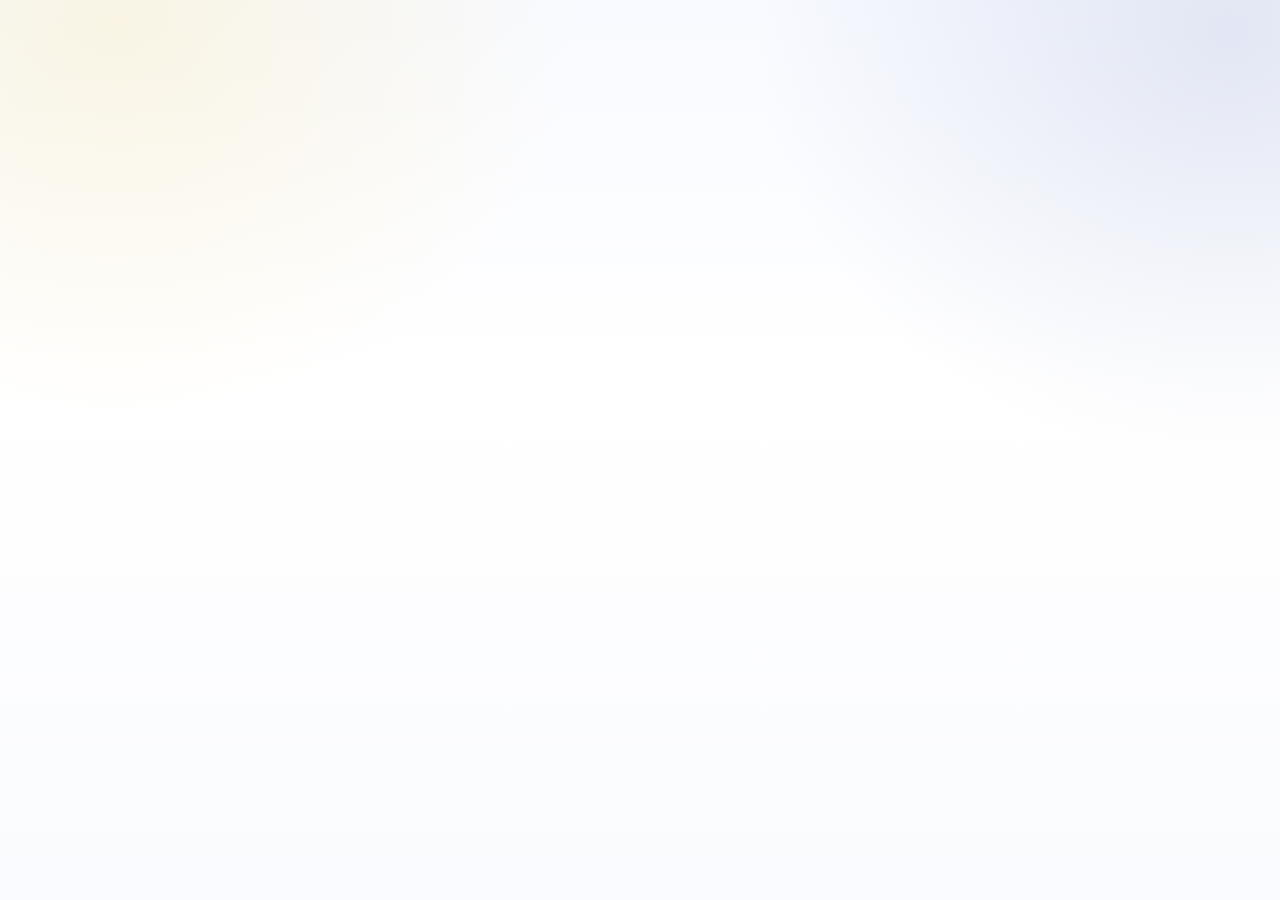
<file: index.html>
<!doctype html>
<html lang="th">
<head>
  <meta charset="UTF-8" />
  <meta name="viewport" content="width=device-width, initial-scale=1.0" />
  <meta name="theme-color" content="#231f20" />
  <title>BCP Online Playtest</title>
  <link rel="preconnect" href="https://fonts.googleapis.com">
  <link rel="preconnect" href="https://fonts.gstatic.com" crossorigin>
  <link href="https://fonts.googleapis.com/css2?family=Google+Sans:wght@400;500;600;700&family=Noto+Sans+Thai:wght@400;500;600;700&display=swap" rel="stylesheet">
  <link rel="stylesheet" href="./styles.css?v=20261109.1" />
</head>
<body>
  <div id="app"></div>
  <div id="toast-root" class="toast-root" aria-live="polite"></div>

  <script type="module" src="./app.js?v=20261109.1"></script>
</body>
</html>
</file>
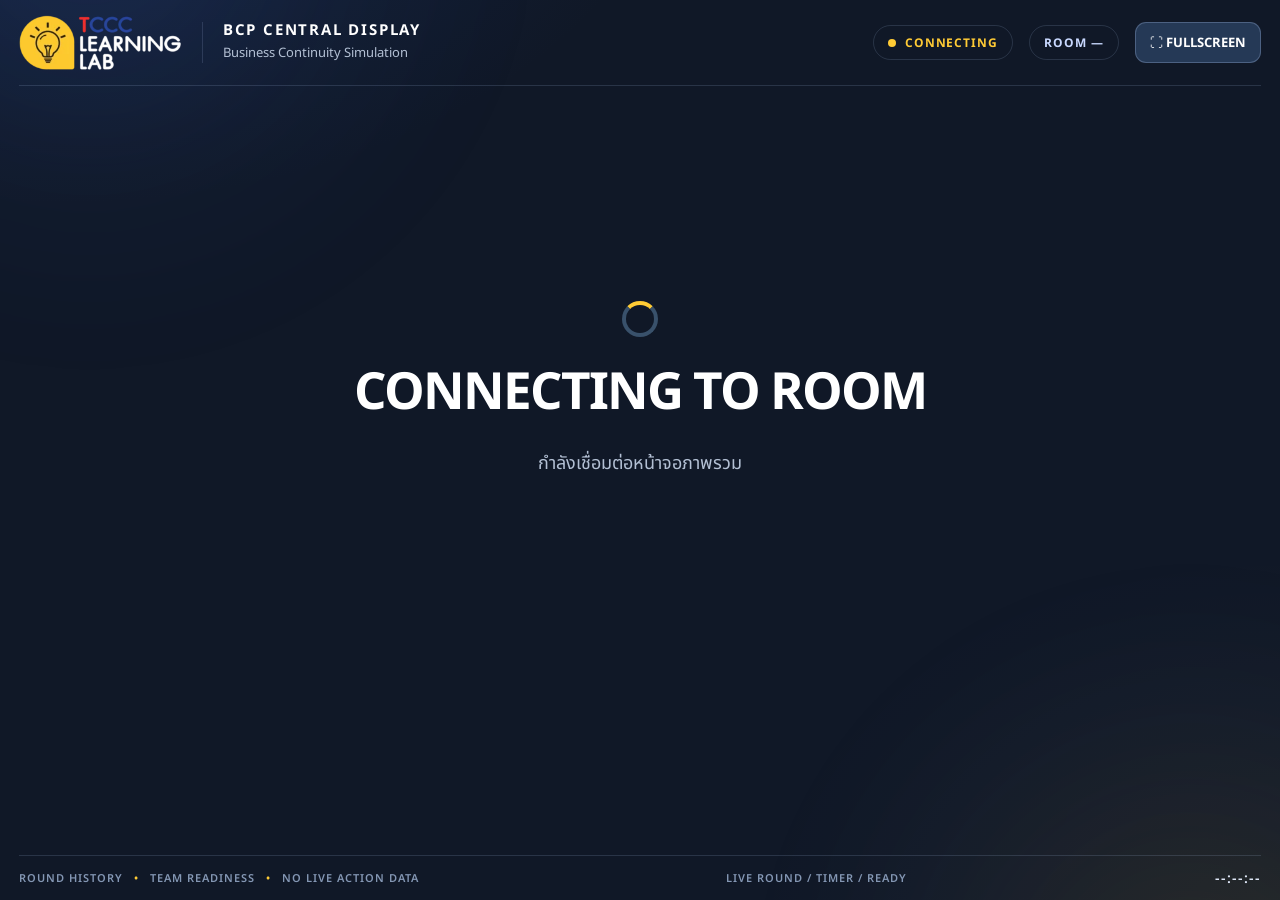
<file: display.html>
<!doctype html>
<html lang="th">
<head>
  <meta charset="UTF-8">
  <meta name="viewport" content="width=device-width,initial-scale=1,viewport-fit=cover">
  <meta name="theme-color" content="#111929">
  <meta name="referrer" content="no-referrer">
  <title>BCP Central Display | TCCC Learning Lab</title>
  <link rel="preconnect" href="https://fonts.googleapis.com">
  <link rel="preconnect" href="https://fonts.gstatic.com" crossorigin>
  <link href="https://fonts.googleapis.com/css2?family=Google+Sans:wght@400;500;600;700&family=Noto+Sans+Thai:wght@400;500;600;700&display=swap" rel="stylesheet">
  <link rel="stylesheet" href="./display.css?v=20261009.3">
</head>
<body>
  <div class="display-shell">
    <header class="display-header">
      <div class="brand">
        <img src="./assets/tccc-learning-lab.webp" alt="TCCC Learning Lab">
        <div class="brand-wordmark"><strong>BCP CENTRAL DISPLAY</strong><span>Business Continuity Simulation</span></div>
      </div>
      <div class="display-header-actions">
        <span id="syncStatus" class="sync-state"><span class="status-dot"></span> CONNECTING</span>
        <span id="roomCode" class="room-code">ROOM —</span>
        <button id="fullscreenBtn" class="viewer-button" type="button" aria-label="Enter fullscreen">⛶ FULLSCREEN</button>
      </div>
    </header>
    <main id="displayApp" class="display-content" aria-live="off">
      <div class="loading"><div class="spinner"></div><h1>CONNECTING TO ROOM</h1><p>กำลังเชื่อมต่อหน้าจอภาพรวม</p></div>
    </main>
    <footer class="display-footer">
      <span>ROUND HISTORY <span class="bullet">•</span> TEAM READINESS <span class="bullet">•</span> NO LIVE ACTION DATA</span>
      <span id="refreshLabel">LIVE ROUND / TIMER / READY</span>
      <span id="localClock">--:--:--</span>
    </footer>
  </div>
  <script type="module" src="./display.js?v=20261009.3"></script>
</body>
</html>
</file>
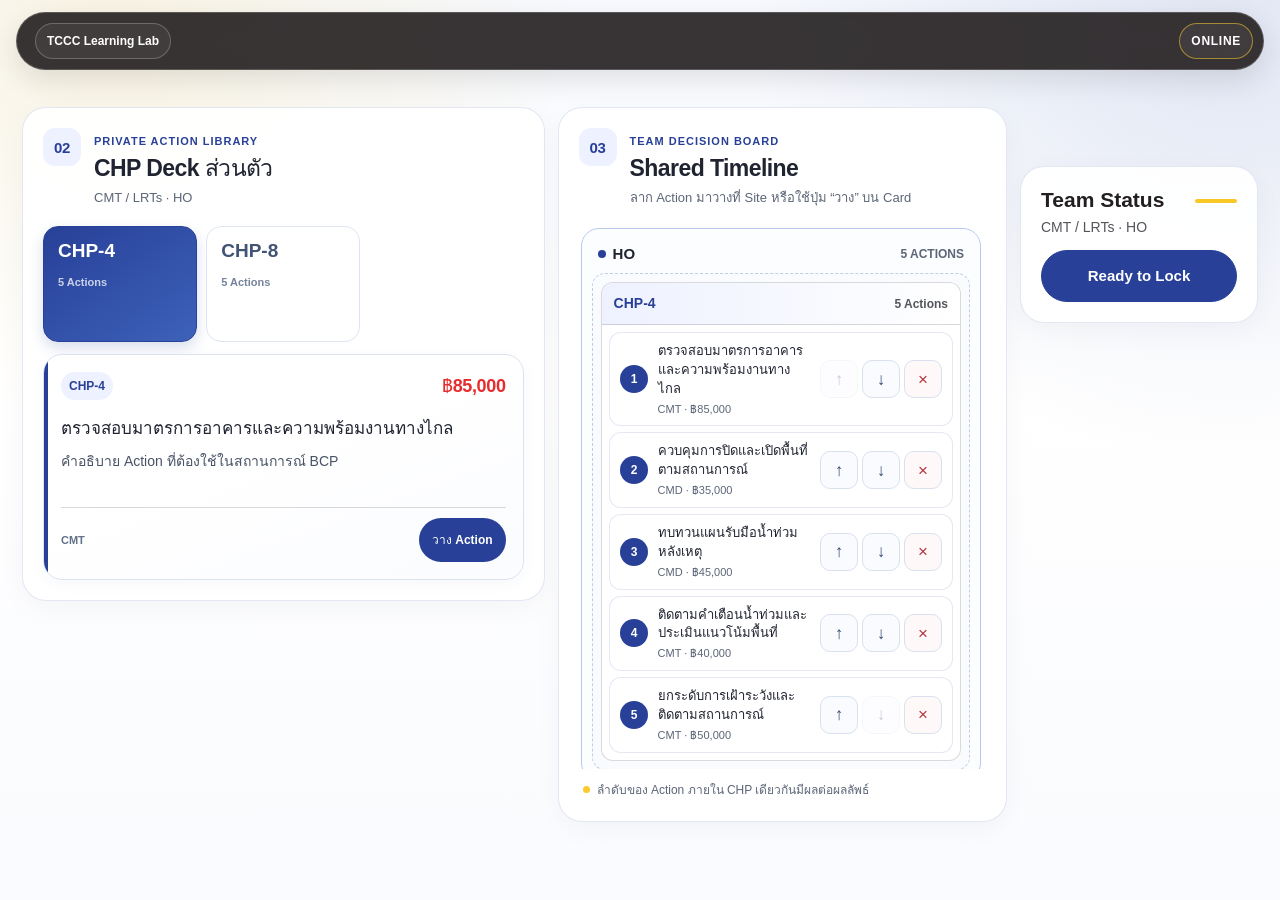
<file: tests/timeline-fixture.html>
<!doctype html>
<html lang="th">
<head>
  <meta charset="utf-8">
  <meta name="viewport" content="width=device-width,initial-scale=1">
  <title>BCP Timeline visual regression fixture</title>
  <link rel="stylesheet" href="../styles.css">
</head>
<body>
<div class="shell">
<header class="topbar"><div class="brand"><span class="role-pill">TCCC Learning Lab</span></div><div class="top-actions"><span class="connection-badge online">ONLINE</span></div></header>
<main class="page">
<div class="game-layout">
  <div class="main-stack">
    <div class="play-workspace">
      <div class="play-hand-col">
        <section class="panel hand private-decks">
          <div class="section-heading"><div class="section-heading-label"><span class="section-step">02</span><div><span class="eyebrow">PRIVATE ACTION LIBRARY</span><h2>CHP Deck ส่วนตัว</h2><p>CMT / LRTs · HO</p></div></div></div>
          <div class="private-deck-grid"><button class="private-deck-card active"><b>CHP-4</b><span>5 Actions</span></button><button class="private-deck-card"><b>CHP-8</b><span>5 Actions</span></button></div>
          <div class="hand-grid">
            <article class="action-card"><div class="card-top"><span>CHP-4</span><strong>฿85,000</strong></div><h3>ตรวจสอบมาตรการอาคารและความพร้อมงานทางไกล</h3><p>คำอธิบาย Action ที่ต้องใช้ในสถานการณ์ BCP</p><footer><span>CMT</span><button class="card-place-btn">วาง Action</button></footer></article>
          </div>
        </section>
      </div>
      <div class="play-timeline-col">
        <section class="panel decision" id="timeline">
          <div class="section-heading"><div class="section-heading-label"><span class="section-step">03</span><div><span class="eyebrow">TEAM DECISION BOARD</span><h2>Shared Timeline</h2><p>ลาก Action มาวางที่ Site หรือใช้ปุ่ม “วาง” บน Card</p></div></div></div>
          <div class="site-columns">
            <div class="site-col timeline-site site-owned" id="HO">
              <div class="site-head"><span><span class="site-marker"></span><b>HO</b></span><span class="site-count">5 ACTIONS</span></div>
              <div class="site-dropzone"><div class="timeline-chp">
                <div class="timeline-chp-head"><b>CHP-4</b><span>5 Actions</span></div>
                <div class="timeline-cards" id="cards"></div>
              </div></div>
            </div>
            <div class="site-col timeline-site" id="PPD"><div class="site-head"><span><span class="site-marker"></span><b>PPD</b></span><span class="site-count">0 ACTIONS</span></div><div class="site-dropzone"><div class="empty site-empty"><div class="empty-drop-icon">＋</div><b>วาง Action ที่ PPD</b><small>ลาก Card ลงพื้นที่นี้</small></div></div></div>
            <div class="site-col timeline-site" id="NKL"><div class="site-head"><span><span class="site-marker"></span><b>NKL</b></span><span class="site-count">0 ACTIONS</span></div><div class="site-dropzone"><div class="empty site-empty"><div class="empty-drop-icon">＋</div><b>วาง Action ที่ NKL</b><small>ลาก Card ลงพื้นที่นี้</small></div></div></div>
          </div>
          <div class="decision-footer"><span class="decision-hint-dot"></span>ลำดับของ Action ภายใน CHP เดียวกันมีผลต่อผลลัพธ์</div>
        </section>
      </div>
    </div>
  </div>
  <aside class="panel team-panel">
    <div class="panel-head"><div><h3>Team Status</h3><p>CMT / LRTs · HO</p></div></div>
    <button id="readyBtn" class="btn primary full">Ready to Lock</button>
  </aside>
</div>
</main>
</div>
<script>
const items=[
 ['ตรวจสอบมาตรการอาคารและความพร้อมงานทางไกล','CMT · ฿85,000'],
 ['ควบคุมการปิดและเปิดพื้นที่ตามสถานการณ์','CMD · ฿35,000'],
 ['ทบทวนแผนรับมือน้ำท่วมหลังเหตุ','CMD · ฿45,000'],
 ['ติดตามคำเตือนน้ำท่วมและประเมินแนวโน้มพื้นที่','CMT · ฿40,000'],
 ['ยกระดับการเฝ้าระวังและติดตามสถานการณ์','CMT · ฿50,000']
];
document.querySelector('#cards').innerHTML=items.map(([title,detail],i)=>`
<div class="placed-card" data-place="${i}">
  <span class="seq">${i+1}</span>
  <div class="placed-card-copy"><b>${title}</b><small>${detail}</small></div>
  <div class="placed-controls">
    <button class="icon-btn" data-move="-1" ${i===0?'disabled':''}>↑</button>
    <button class="icon-btn" data-move="1" ${i===4?'disabled':''}>↓</button>
    <button class="icon-btn" data-remove-action="${i}">×</button>
  </div>
</div>`).join('');
</script>
</body>
</html>
</file>
<file: styles.css>
:root{
  --blue:#29469b;
  --blue-deep:#1f3476;
  --blue-soft:#eef2ff;
  --red:#ee2f30;
  --yellow:#fdc92d;
  --ink:#231f20;
  --text:#000000;
  --muted:#6e6e73;
  --canvas:#ffffff;
  --surface:#ffffff;
  --surface-soft:#f5f8fa;
  --hairline:#00000026;
  --hairline-strong:#0000003d;
  --success:#198754;
  --warning:#a96d00;
  --error:#c52228;
  --radius-xs:5px;
  --radius-sm:15px;
  --radius-md:16px;
  --radius-lg:20px;
  --radius-xl:30px;
  --radius-2xl:40px;
  --pill:1920px;
  --shadow-soft:0 18px 50px rgba(35,31,32,.08);
  --shadow-card:0 8px 26px rgba(35,31,32,.06);
  font-family:"Google Sans","Noto Sans Thai",Arial,sans-serif;
  color:var(--text);
  background:var(--canvas);
}
*{box-sizing:border-box}
html{background:var(--canvas);scroll-behavior:auto}
body{
  margin:0;
  min-height:100vh;
  color:var(--text);
  background:
    radial-gradient(circle at 10% 4%,rgba(253,201,45,.28),transparent 24%),
    radial-gradient(circle at 92% 10%,rgba(41,70,155,.18),transparent 28%),
    radial-gradient(circle at 84% 86%,rgba(238,47,48,.08),transparent 24%),
    #fff;
}
body:before{
  content:"";
  position:fixed;
  inset:-20vh -10vw auto auto;
  width:52vw;
  height:52vw;
  min-width:420px;
  min-height:420px;
  border-radius:50%;
  background:radial-gradient(circle,rgba(41,70,155,.13),rgba(253,201,45,.05) 45%,transparent 68%);
  filter:blur(80px);
  pointer-events:none;
  z-index:-1;
}
button,input,select{font:inherit}
button{cursor:pointer}
[hidden]{display:none!important}
.shell{min-height:100vh;padding-top:82px}
.page,.landing{width:min(1857px,calc(100vw - 48px));margin-inline:auto}

/* floating pill navigation */
.topbar{
  position:fixed;
  top:12px;
  left:50%;
  transform:translateX(-50%);
  z-index:100;
  width:min(1857px,calc(100vw - 32px));
  min-height:58px;
  padding:7px 10px 7px 18px;
  display:flex;
  align-items:center;
  justify-content:space-between;
  gap:14px;
  color:#fff;
  border:1px solid rgba(255,255,255,.20);
  border-radius:var(--pill);
  background:rgba(35,31,32,.82);
  backdrop-filter:blur(16px);
  -webkit-backdrop-filter:blur(16px);
  box-shadow:0 10px 28px rgba(35,31,32,.12);
}
.brand{display:flex;align-items:center;gap:14px;min-width:0}
.brand-logo{display:block;width:auto;height:42px;object-fit:contain;flex:none}
.brand-product{min-width:0;padding-left:13px;border-left:1px solid rgba(255,255,255,.22)}
.brand-product b{display:block;font-size:12px;font-weight:700;letter-spacing:.09em;white-space:nowrap}
.brand-product small{display:block;margin-top:1px;color:rgba(255,255,255,.68);font-size:10px;white-space:nowrap}
.top-actions{display:flex;align-items:center;gap:8px;min-width:0}

/* bento surfaces */
.panel{
  position:relative;
  overflow:hidden;
  background:rgba(255,255,255,.94);
  border:1px solid var(--hairline);
  border-radius:var(--radius-xl);
  box-shadow:var(--shadow-card);
}
.panel:before{
  content:"";
  position:absolute;
  inset:0;
  pointer-events:none;
  background:linear-gradient(90deg,rgba(255,255,255,.25) .82%,rgba(255,255,255,0) 100%);
  opacity:.45;
}
.panel>*{position:relative;z-index:1}
.eyebrow{
  display:inline-block;
  color:var(--blue);
  font-size:11px;
  line-height:1;
  font-weight:700;
  letter-spacing:.16em;
  text-transform:uppercase;
}
.muted{color:var(--muted)}
.small-text{font-size:11px}

/* landing */
.landing{
  display:grid;
  grid-template-columns:repeat(12,minmax(0,1fr));
  gap:16px;
  padding:26px 0 48px;
}
.hero{
  grid-column:span 8;
  min-height:610px;
  padding:56px;
  display:flex;
  flex-direction:column;
  justify-content:flex-end;
  background:
    radial-gradient(circle at 88% 14%,rgba(253,201,45,.85),rgba(253,201,45,0) 29%),
    radial-gradient(circle at 13% 90%,rgba(41,70,155,.18),rgba(41,70,155,0) 34%),
    linear-gradient(135deg,#fff 15%,#f8f9ff 72%,#fff 100%);
  border-radius:var(--radius-2xl);
}
.hero:after{
  content:"";
  position:absolute;
  right:-95px;
  top:38px;
  width:290px;
  height:290px;
  border:34px solid rgba(41,70,155,.10);
  border-radius:50%;
  pointer-events:none;
}
.learning-band{
  position:absolute;
  top:30px;
  left:38px;
  display:inline-flex;
  align-items:center;
  gap:9px;
  color:rgba(35,31,32,.62);
  font-size:10px;
  font-weight:700;
  letter-spacing:.10em;
}
.learning-band span{
  width:12px;height:12px;border-radius:50%;
  background:var(--yellow);
  box-shadow:inset 0 .5px .5px rgba(255,255,255,.3);
}
.hero h1{
  max-width:980px;
  margin:12px 0 18px;
  font-size:clamp(58px,6vw,96px);
  line-height:.98;
  letter-spacing:-.045em;
  font-weight:600;
  color:var(--ink);
}
.hero p{
  max-width:820px;
  margin:0;
  font-size:20px;
  line-height:1.55;
  color:#4d4d52;
}
.hero-grid{
  display:grid;
  grid-template-columns:repeat(3,1fr);
  gap:12px;
  margin-top:34px;
}
.hero-grid div{
  min-height:118px;
  padding:18px;
  border:1px solid var(--hairline);
  border-radius:var(--radius-lg);
  background:rgba(255,255,255,.78);
  backdrop-filter:blur(8px);
}
.hero-grid small{display:block;margin-bottom:12px;color:var(--red);font-size:10px;font-weight:700}
.hero-grid b{display:block;color:var(--ink);font-size:21px;font-weight:600}
.hero-grid span{display:block;margin-top:4px;color:var(--muted);font-size:11px;line-height:1.45}

.join-panel{
  grid-column:span 4;
  align-self:stretch;
  padding:30px;
  background:
    radial-gradient(circle at 100% 0,rgba(253,201,45,.78),transparent 31%),
    linear-gradient(155deg,var(--blue) 0%,var(--blue-deep) 78%);
  color:#fff;
  border:0;
  border-radius:var(--radius-2xl);
}
.join-kicker{margin:2px 0 26px;font-size:11px;font-weight:700;letter-spacing:.13em;color:var(--yellow)}
.tabs{
  display:grid;
  grid-template-columns:1fr 1fr;
  gap:4px;
  padding:4px;
  margin-bottom:24px;
  border:1px solid rgba(255,255,255,.24);
  border-radius:var(--pill);
  background:rgba(35,31,32,.16);
}
.tab{
  min-height:40px;
  border:0;
  border-radius:var(--pill);
  background:transparent;
  color:rgba(255,255,255,.7);
  font-size:13px;
  font-weight:600;
}
.tab.active{background:#fff;color:var(--blue);box-shadow:0 1px 8px rgba(35,31,32,.12)}
.join-panel label,.setup-grid label{display:block;margin:14px 0;color:rgba(255,255,255,.84);font-size:12px;font-weight:500}
.join-panel input{
  width:100%;
  margin-top:7px;
  padding:12px 14px;
  color:#33475b;
  background:#f5f8fa;
  border:1px solid #cbd6e2;
  border-radius:var(--radius-sm);
  outline:none;
}
.join-panel input:focus{border-color:var(--yellow);box-shadow:0 0 0 4px rgba(253,201,45,.16)}
.join-panel input::placeholder{color:#9ca8b5}
.code-input{text-transform:uppercase;letter-spacing:.18em;font-size:22px;font-weight:700}

/* controls */
.btn{
  min-height:40px;
  padding:8px 16px;
  border:1px solid var(--hairline);
  border-radius:var(--pill);
  background:#fff;
  color:var(--ink);
  font-weight:600;
  transition:transform .16s ease,background .16s ease,border-color .16s ease,box-shadow .16s ease;
}
.btn:hover:not(:disabled){transform:translateY(-1px);border-color:rgba(41,70,155,.35);box-shadow:0 8px 18px rgba(35,31,32,.06)}
.btn.primary{border-color:transparent;background:var(--blue);color:#fff}
.btn.primary:hover:not(:disabled){background:var(--blue-deep)}
.join-panel .btn.primary{width:100%;margin-top:10px;background:var(--yellow);color:var(--ink)}
.join-panel .btn.primary:hover:not(:disabled){background:#ffd95b}
.join-panel .btn.ghost{color:#fff;border-color:rgba(255,255,255,.32);background:rgba(255,255,255,.04)}
.btn.success{background:#eaf7f1;border-color:#b9e4d0;color:#126949}
.btn.ghost{background:transparent}
.btn.small{min-height:32px;padding:6px 11px;font-size:12px}
.btn.full{width:100%;margin-top:12px}
.btn:disabled{opacity:.45;cursor:not-allowed;transform:none!important;box-shadow:none!important}
.danger-btn{background:#fff0f0!important;border-color:#f0b5b7!important;color:var(--error)!important}
.icon-btn{
  width:29px;height:29px;padding:0;
  display:grid;place-items:center;
  border:1px solid var(--hairline);
  border-radius:50%;
  background:#fff;color:#555;
}
.icon-btn:hover:not(:disabled){border-color:var(--blue);color:var(--blue)}
.input,.select,.role-select{
  width:100%;
  margin-top:6px;
  padding:10px 12px;
  color:#33475b;
  background:#f5f8fa;
  border:1px solid #cbd6e2;
  border-radius:var(--radius-sm);
  outline:none;
}
.input:focus,.select:focus,.role-select:focus{border-color:var(--blue);box-shadow:0 0 0 4px rgba(41,70,155,.08)}

/* lobby */
.page{padding:26px 0 48px}
.lobby-grid{display:grid;grid-template-columns:5fr 7fr;gap:16px}
.lobby-grid>.panel{padding:26px}
.room-code{margin:8px 0;font-size:48px;line-height:1;font-weight:600;letter-spacing:.15em;color:var(--blue)}
.panel-head{display:flex;align-items:flex-start;justify-content:space-between;gap:14px;margin-bottom:16px}
.panel-head h2,.panel-head h3{margin:0;color:var(--ink);font-size:24px;line-height:1.15}
.panel-head p{margin:5px 0 0;color:var(--muted);font-size:12px}
.badge{
  flex:none;
  padding:6px 10px;
  border:1px solid var(--hairline);
  border-radius:var(--pill);
  background:#fff;
  color:var(--blue);
  font-size:11px;
  font-weight:700;
}
.badge.danger{color:var(--error);border-color:#f0b5b7;background:#fff5f5}
.member-list{display:flex;flex-direction:column;gap:8px;margin-top:14px}
.member{
  display:grid;
  grid-template-columns:10px minmax(0,1fr) auto;
  align-items:center;
  gap:10px;
  padding:11px 13px;
  border:1px solid var(--hairline);
  border-radius:var(--radius-md);
  background:#fff;
}
.member b,.member small{display:block}
.member small{margin-top:2px;color:var(--muted);font-size:11px}
.presence{width:8px;height:8px;border-radius:50%;background:#a9adb3}
.presence.online{background:var(--success);box-shadow:0 0 0 4px rgba(25,135,84,.10)}
.presence.ready{background:var(--success);box-shadow:0 0 0 4px rgba(25,135,84,.10)}
.presence.bot{background:var(--yellow);box-shadow:0 0 0 4px rgba(253,201,45,.15)}
.presence.offline{background:#c3c7cc}
.ready-text{font-size:10px;font-weight:700;color:var(--success)}
.presence-label{font-size:9px;font-weight:700;color:var(--muted);letter-spacing:.05em}
.role-grid{display:grid;grid-template-columns:repeat(2,minmax(0,1fr));gap:10px}
.role-card{
  padding:13px;
  border:1px solid var(--hairline);
  border-radius:var(--radius-md);
  background:#fff;
}
.role-card>div{display:flex;justify-content:space-between;gap:8px;align-items:center}
.role-card small{color:var(--muted);font-size:11px}
.setup-grid{display:grid;grid-template-columns:repeat(2,1fr);gap:10px;margin-top:18px}
.setup-grid label{color:#555}
.waiting-box,.recovery-box,.admin-role-note,.admin-console-note{
  padding:14px;
  border:1px solid rgba(41,70,155,.18);
  border-radius:var(--radius-md);
  background:var(--blue-soft);
  color:var(--ink);
}
.waiting-box{text-align:center;color:var(--muted);margin-top:16px}
.admin-role-note{margin-top:14px}
.admin-role-note b,.admin-role-note span,.admin-console-note b,.admin-console-note span{display:block}
.admin-role-note b,.admin-console-note b{color:var(--blue)}
.admin-role-note span,.admin-console-note span{margin-top:4px;color:var(--muted);font-size:11px;line-height:1.5}
.solo-test-box{
  display:flex;align-items:center;justify-content:space-between;gap:14px;
  margin-top:14px;padding:14px;
  border:1px solid rgba(253,201,45,.55);
  border-radius:var(--radius-lg);
  background:linear-gradient(120deg,#fff9df,#fff);
}
.solo-test-box b,.solo-test-box small{display:block}
.solo-test-box small{margin-top:3px;color:var(--muted);font-size:11px}
.solo-switcher{width:auto;min-width:160px;margin:0}
.test-view-switch{display:flex;align-items:center;gap:7px}
.test-view-switch>small{font-size:9px;font-weight:700;letter-spacing:.1em;color:rgba(255,255,255,.72);white-space:nowrap}

/* game frame */
.role-pill,.connection-badge{
  display:inline-flex;
  align-items:center;
  min-height:34px;
  padding:6px 10px;
  border:1px solid rgba(255,255,255,.22);
  border-radius:var(--pill);
  background:rgba(255,255,255,.05);
  color:#fff;
  font-size:10px;
  font-weight:700;
}
.connection-badge{gap:6px;letter-spacing:.06em}
.connection-badge i{width:7px;height:7px;border-radius:50%;background:#c7c7c7}
.connection-badge.online i{background:var(--yellow)}
.connection-badge.connecting,.connection-badge.degraded{color:var(--yellow)}
.connection-badge.offline{color:#ffbfc0}.connection-badge.offline i{background:var(--red)}
.stats{
  display:grid;
  grid-template-columns:repeat(5,1fr);
  gap:10px;
  margin-bottom:14px;
}
.stats>div,.debrief-summary>div{
  padding:15px 16px;
  border:1px solid var(--hairline);
  border-radius:var(--radius-lg);
  background:#fff;
  box-shadow:var(--shadow-card);
}
.stats>div:nth-child(1){background:linear-gradient(150deg,#fff,#f2f4ff)}
.stats>div:nth-child(2){background:linear-gradient(150deg,#fff,#fff2f2)}
.stats>div:nth-child(3){background:linear-gradient(150deg,#fff,#fff9df)}
.stats small,.debrief-summary small{display:block;color:var(--muted);font-size:10px;letter-spacing:.06em}
.stats b,.debrief-summary b{display:block;margin-top:4px;color:var(--ink);font-size:25px;font-weight:600}
.danger{color:var(--red)!important}
.warning{color:var(--warning)!important}
.game-layout{display:grid;grid-template-columns:minmax(0,1fr) 285px;gap:14px}
.main-stack{display:flex;flex-direction:column;gap:14px;min-width:0}
.story,.decision,.hand,.team-panel{padding:20px}
.team-panel{height:max-content;position:sticky;top:88px}

/* scenario cards */
.story-block{
  margin-top:10px;
  padding:15px 17px;
  border:1px solid var(--hairline);
  border-radius:var(--radius-lg);
  background:linear-gradient(135deg,#fff,#f8fbff);
}
.story-block b{color:var(--blue)}
.story-block p{margin:6px 0 0;color:#4e555c;font-size:13px;line-height:1.62}
.story-block.site{background:linear-gradient(135deg,#fff,#f4f5ff)}
.story-block.twist{
  border-color:rgba(238,47,48,.22);
  background:linear-gradient(135deg,#fff,#fff1f1);
}
.story-block.twist b{color:var(--red)}
.pause-banner{
  display:flex;align-items:center;justify-content:center;gap:10px;
  margin-bottom:14px;padding:12px 15px;
  border:1px solid rgba(169,109,0,.24);
  border-radius:var(--pill);
  background:#fff7d8;color:#6f5200;
}
.pause-banner b{font-weight:700;letter-spacing:.05em}
.pause-banner span{font-size:12px}

/* shared response bento */
.site-columns{
  display:grid;
  grid-template-columns:repeat(3,minmax(260px,1fr));
  gap:10px;
  overflow:auto;
  padding-bottom:3px;
}
.site-col{
  min-height:230px;
  padding:12px;
  border:1px solid var(--hairline);
  border-radius:var(--radius-lg);
  background:#fff;
}
.site-head{
  display:flex;align-items:center;justify-content:space-between;
  padding:4px 3px 10px;
  border-bottom:1px solid var(--hairline);
  color:var(--blue);
}
.site-head b{font-size:13px}
.site-drop-hint{color:var(--muted);font-size:8px;font-weight:700;letter-spacing:.1em}
.site-dropzone{
  min-height:128px;
  margin-top:9px;
  padding:8px;
  border:1px dashed rgba(41,70,155,.22);
  border-radius:var(--radius-md);
  background:#fbfcff;
  transition:.16s;
}
.site-dropzone.dragover{border-color:var(--blue);background:var(--blue-soft)}
.site-dropzone.is-working{pointer-events:none;opacity:.72;position:relative}
.site-dropzone.is-working:after{
  content:"กำลังวาง Action…";
  position:absolute;inset:0;display:grid;place-items:center;
  border-radius:inherit;background:rgba(255,255,255,.88);
  color:var(--blue);font-size:11px;font-weight:700;
}
.site-dropzone.just-updated{animation:site-success .65s ease-out}
@keyframes site-success{0%{box-shadow:0 0 0 0 rgba(25,135,84,.28)}100%{box-shadow:0 0 0 12px rgba(25,135,84,0)}}
.timeline-chp{
  margin-bottom:8px;
  overflow:hidden;
  border:1px solid var(--hairline);
  border-radius:var(--radius-md);
  background:#fff;
}
.timeline-chp:last-child{margin-bottom:0}
.timeline-chp-head{
  display:flex;align-items:center;justify-content:space-between;gap:8px;
  padding:9px 11px;background:linear-gradient(90deg,var(--blue-soft),#fff);
  border-bottom:1px solid var(--hairline);
}
.timeline-chp-head b{color:var(--blue);font-size:12px}
.timeline-chp-head span{color:var(--muted);font-size:9px;font-weight:700}
.timeline-cards{padding:7px}
.placed-card{
  display:grid;
  grid-template-columns:27px minmax(0,1fr) auto;
  gap:8px;align-items:center;
  margin-bottom:6px;padding:8px;
  border:1px solid var(--hairline);
  border-radius:var(--radius-sm);
  background:#fff;
}
.placed-card:last-child{margin-bottom:0}
.placed-card[draggable="true"]{cursor:grab}
.placed-card b{display:block;font-size:12px}
.placed-card small{display:block;margin-top:2px;color:var(--muted);font-size:10px}
.seq{
  width:25px;height:25px;display:grid;place-items:center;
  border-radius:50%;background:var(--blue);color:#fff;font-size:10px;font-weight:700;
}
.placed-controls{display:flex;align-items:center;gap:4px}
.empty{padding:18px 7px;text-align:center;color:#8a9097;font-size:11px}

/* private CHP decks */
.private-deck-grid{
  display:grid;
  grid-template-columns:repeat(auto-fit,minmax(125px,1fr));
  gap:10px;
  padding:0 0 4px;
}
.private-deck-card{
  min-height:104px;
  padding:16px;
  text-align:left;
  border:1px solid var(--hairline);
  border-radius:var(--radius-lg);
  background:
    radial-gradient(circle at 92% 9%,rgba(253,201,45,.38),transparent 36%),
    #fff;
  color:var(--ink);
  box-shadow:var(--shadow-card);
  transition:.16s ease;
}
.private-deck-card:hover{
  transform:translateY(-2px);
  border-color:rgba(41,70,155,.36);
  box-shadow:0 12px 28px rgba(35,31,32,.08);
}
.private-deck-card b{display:block;color:var(--blue);font-size:20px;font-weight:600}
.private-deck-card span{display:block;margin-top:6px;color:var(--muted);font-size:10px;font-weight:600}
.private-deck-card:before{
  content:"";
  display:block;width:34px;height:6px;margin-bottom:12px;
  border-radius:var(--pill);background:linear-gradient(90deg,var(--red),var(--yellow));
}
.hand-empty-state{
  min-height:112px;
  display:flex;flex-direction:column;align-items:center;justify-content:center;
  gap:5px;margin:10px 0 0;padding:22px;text-align:center;
  border:1px dashed rgba(41,70,155,.24);
  border-radius:var(--radius-lg);
  background:#fbfcff;
}
.hand-empty-state.compact{min-height:80px}
.hand-empty-state>span{color:var(--red);font-size:10px;font-weight:700;letter-spacing:.1em}
.hand-empty-state>b{font-size:14px}
.hand-empty-state>small{color:var(--muted);font-size:11px}
.private-card-section+.private-card-section{margin-top:18px}
.private-card-section-title{margin-bottom:9px;color:var(--blue);font-size:10px;font-weight:700;letter-spacing:.12em}
.hand-grid{display:grid;grid-template-columns:repeat(auto-fit,minmax(250px,1fr));gap:10px}

/* action cards */
.action-card{
  position:relative;
  overflow:hidden;
  min-height:205px;
  padding:15px;
  border:1px solid var(--hairline);
  border-radius:var(--radius-md);
  background:
    radial-gradient(circle at 100% 0,rgba(253,201,45,.19),transparent 28%),
    linear-gradient(180deg,#fff,#fbfbfd);
  color:var(--ink);
  box-shadow:var(--shadow-card);
  cursor:grab;
  transition:.16s ease;
}
.action-card:before{
  content:"";
  position:absolute;left:0;top:0;bottom:0;width:5px;
  background:var(--blue);
}
.action-card:hover:not(.used){transform:translateY(-2px);border-color:rgba(41,70,155,.34)}
.action-card.selected{border-color:var(--blue);box-shadow:0 0 0 3px rgba(41,70,155,.10)}
.action-card.used{opacity:.42;filter:saturate(.25);cursor:not-allowed}
.action-card.paused{opacity:.68;cursor:not-allowed}
.card-top{display:flex;align-items:center;justify-content:space-between;gap:10px;color:var(--blue);font-size:11px;font-weight:700}
.card-top span{padding:5px 8px;border-radius:var(--pill);background:var(--blue-soft)}
.card-top strong{color:var(--red);font-size:17px}
.action-card h3{margin:12px 0 7px;font-size:15px;line-height:1.35}
.action-card p{margin:0;color:#4d5964;font-size:12px;line-height:1.52}
.action-card footer{
  display:flex;align-items:center;justify-content:space-between;gap:8px;
  margin-top:12px;padding-top:10px;border-top:1px solid var(--hairline);
  font-size:10px;font-weight:700;
}
.card-actions{display:flex;align-items:center;justify-content:flex-end;gap:7px}
.card-placement-note{color:#7b828a;font-size:9px;white-space:nowrap}
.card-place-btn{
  min-height:32px;padding:6px 12px;
  border:0;border-radius:var(--pill);
  background:var(--blue);color:#fff;font-size:10px;font-weight:700;
}
.card-place-btn:hover{background:var(--blue-deep)}
.card-place-btn:disabled{opacity:.45;cursor:not-allowed}
.used-label{color:#9a9da2;font-size:9px;font-weight:700;letter-spacing:.07em}
.cards-reveal{animation:cards-reveal .22s ease-out}
@keyframes cards-reveal{from{opacity:.5;transform:translateY(5px)}to{opacity:1;transform:translateY(0)}}

/* right rail */
.admin-panel{margin-top:14px;padding-top:12px;border-top:1px solid var(--hairline)}
.admin-panel>b{display:block;margin-bottom:8px;color:var(--blue);font-size:12px}
.admin-actions{display:grid;grid-template-columns:1fr 1fr;gap:7px}
.recovery-box{margin-top:10px}
.recovery-box small{display:block;color:var(--muted);margin-bottom:6px}
.recovery-box .select{margin:5px 0}
.admin-console-note{margin-top:12px}

/* debrief */
.debrief-summary{display:grid;grid-template-columns:1fr 1fr;gap:10px;margin-top:15px}
.result-grid{display:grid;grid-template-columns:repeat(4,1fr);gap:10px;margin-top:12px}
.result-card{
  padding:14px;
  border:1px solid var(--hairline);
  border-radius:var(--radius-lg);
  background:#fff;
  box-shadow:var(--shadow-card);
}
.result-card small,.result-card b,.result-card span{display:block}
.result-card b{margin:4px 0;font-size:24px;font-weight:600}
.result-card span,.result-card p{color:var(--muted);font-size:11px}
.answer-group{margin-top:10px;overflow:hidden;border:1px solid var(--hairline);border-radius:var(--radius-lg);background:#fff}
.answer-head{padding:11px 13px;background:var(--ink);color:#fff;font-weight:700}
.answer-row{display:grid;grid-template-columns:40px 90px minmax(0,1fr) 110px;gap:8px;padding:9px 12px;border-top:1px solid var(--hairline);font-size:12px}
.closed-panel{max-width:720px;margin:80px auto;padding:34px;text-align:center}
.closed-panel h1{font-size:38px;margin:.25em 0}

/* popovers/modals */
.site-choice-menu{
  position:fixed;z-index:400;min-width:145px;padding:8px;
  border:1px solid var(--hairline);
  border-radius:var(--radius-md);
  background:#fff;
  box-shadow:var(--shadow-soft);
}
.site-choice-menu small{display:block;padding:4px 7px 7px;color:var(--muted);font-size:9px;font-weight:700;letter-spacing:.08em}
.site-choice-menu button{
  width:100%;padding:8px 10px;text-align:left;
  border:0;border-radius:var(--radius-sm);background:transparent;color:var(--ink);font-weight:600;
}
.site-choice-menu button:hover{background:var(--blue-soft)}
.modal-backdrop{
  position:fixed;inset:0;z-index:250;display:grid;place-items:center;padding:18px;
  background:rgba(35,31,32,.58);backdrop-filter:blur(10px);
}
.modal-card{
  width:min(650px,100%);max-height:min(760px,calc(100vh - 36px));overflow:auto;
  padding:22px;border:1px solid var(--hairline);border-radius:var(--radius-xl);
  background:#fff;box-shadow:var(--shadow-soft);
}
.modal-head{display:flex;align-items:flex-start;justify-content:space-between;gap:12px}
.modal-head h2{margin:.2em 0}
.modal-head p{margin:4px 0 0;color:var(--muted);font-size:12px}
.picker-label{margin:18px 0 8px;color:var(--blue);font-size:10px;font-weight:700;letter-spacing:.1em}
.chp-picker{display:grid;grid-template-columns:repeat(7,minmax(0,1fr));gap:7px}
.chp-chip,.level-chip{
  min-height:40px;padding:8px;
  border:1px solid var(--hairline);border-radius:var(--pill);
  background:#fff;color:#555;font-size:11px;font-weight:600;
}
.chp-chip:hover,.level-chip:hover{border-color:rgba(41,70,155,.4);background:var(--blue-soft)}
.chp-chip.active,.level-chip.active{border-color:var(--blue);background:var(--blue);color:#fff}
.level-picker{display:grid;grid-template-columns:repeat(3,1fr);gap:8px}
.modal-actions{display:flex;justify-content:flex-end;gap:8px;margin-top:20px;padding-top:14px;border-top:1px solid var(--hairline)}

/* feedback */
.toast-root{
  position:fixed;right:16px;bottom:16px;z-index:500;
  display:flex;flex-direction:column;gap:8px;
  max-width:min(400px,calc(100vw - 32px));
}
.toast{
  padding:12px 14px;border:1px solid rgba(255,255,255,.16);
  border-radius:var(--radius-md);
  background:rgba(35,31,32,.94);color:#fff;
  box-shadow:var(--shadow-soft);
}
.toast.success{background:#146d4a}.toast.error{background:var(--error)}
body.network-busy:after{
  content:"";
  position:fixed;z-index:600;left:0;top:0;width:34%;height:3px;
  border-radius:0 var(--pill) var(--pill) 0;
  background:linear-gradient(90deg,var(--blue),var(--red),var(--yellow));
  animation:network-progress 1.05s ease-in-out infinite;
}
@keyframes network-progress{0%{transform:translateX(-110%)}100%{transform:translateX(315%)}}
.btn{position:relative;overflow:hidden}
.btn.tap-feedback{animation:button-tap .2s ease-out}
@keyframes button-tap{45%{transform:scale(.97)}}
.btn-spinner{
  display:inline-block;width:13px;height:13px;margin-right:7px;vertical-align:-2px;
  border:2px solid currentColor;border-right-color:transparent;border-radius:50%;
  animation:button-spin .68s linear infinite;
}
@keyframes button-spin{to{transform:rotate(360deg)}}
.control-loading{opacity:.62;cursor:wait}
:focus-visible{outline:3px solid rgba(41,70,155,.28);outline-offset:2px}

/* responsive */
@media(max-width:1199px){
  .landing{grid-template-columns:repeat(10,minmax(0,1fr))}
  .hero{grid-column:span 6;padding:42px}
  .join-panel{grid-column:span 4}
  .hero h1{font-size:clamp(54px,6vw,76px)}
}
@media(max-width:991px){
  .page,.landing{width:min(940px,calc(100vw - 28px))}
  .landing,.lobby-grid,.game-layout{grid-template-columns:1fr}
  .hero,.join-panel{grid-column:auto}
  .hero{min-height:520px}
  .team-panel{position:static}
  .stats{grid-template-columns:repeat(3,1fr)}
  .site-columns{grid-template-columns:repeat(3,minmax(280px,1fr))}
  .result-grid{grid-template-columns:repeat(2,1fr)}
}
@media(max-width:767px){
  .shell{padding-top:75px}
  .topbar{top:8px;width:calc(100vw - 16px);min-height:58px;padding:7px 9px 7px 12px}
  .brand-logo{height:36px}
  .brand-product{display:none}
  .top-actions{gap:5px}
  .role-pill,.connection-badge{min-height:30px;padding:5px 8px}
  .page,.landing{width:calc(100vw - 24px)}
  .landing{padding:14px 0 30px}
  .hero{min-height:auto;padding:90px 24px 28px}
  .learning-band{top:26px;left:24px}
  .hero h1{font-size:50px}
  .hero p{font-size:17px}
  .hero-grid{grid-template-columns:1fr}
  .join-panel{padding:24px}
  .stats{grid-template-columns:repeat(2,1fr)}
  .role-grid,.setup-grid{grid-template-columns:1fr}
  .room-code{font-size:34px}
  .admin-actions{grid-template-columns:1fr}
  .placed-card{grid-template-columns:27px minmax(0,1fr)}
  .placed-controls{grid-column:2;justify-content:flex-end}
  .solo-test-box{align-items:flex-start;flex-direction:column}
  .solo-test-box .btn{width:100%}
  .test-view-switch>small{display:none}
  .solo-switcher{min-width:130px;max-width:150px}
  .chp-picker{grid-template-columns:repeat(4,minmax(0,1fr))}
  .modal-actions{display:grid;grid-template-columns:1fr 1fr}
}
@media(max-width:479px){
  .brand-logo{height:32px;max-width:150px}
  .top-actions .btn.small{padding-inline:9px}
  .page,.landing{width:calc(100vw - 18px)}
  .hero{padding:82px 18px 24px;border-radius:var(--radius-xl)}
  .learning-band{top:22px;left:18px;right:18px}
  .hero h1{font-size:43px}
  .hero-grid div{min-height:auto}
  .join-panel{padding:20px;border-radius:var(--radius-xl)}
  .stats{gap:7px}
  .stats>div{padding:12px}
  .stats b{font-size:21px}
  .story,.decision,.hand,.team-panel{padding:15px}
  .private-deck-grid{grid-template-columns:repeat(2,minmax(0,1fr))}
  .hand-grid{grid-template-columns:1fr}
  .answer-row{grid-template-columns:35px 70px 1fr}
  .answer-row>:last-child{display:none}
  .pause-banner{align-items:flex-start;flex-direction:column;border-radius:var(--radius-lg)}
}
@media(prefers-reduced-motion:reduce){
  *,*::before,*::after{scroll-behavior:auto!important;transition:none!important;animation:none!important}
}


/* === Impeccable Colorize + Type Scale v2 · 2026-10-08 === */
:root{
  --brand-blue:#284098;
  --brand-blue-dark:#1f3278;
  --brand-blue-soft:#eef1ff;
  --brand-yellow:#f8c828;
  --brand-yellow-soft:#fff8d9;
  --brand-red:#e82c2e;
  --brand-red-soft:#fff0f0;
  --brand-ink:#231f20;
  --brand-canvas:#ffffff;
  --semantic-action:var(--brand-blue);
  --semantic-focus:var(--brand-yellow);
  --semantic-critical:var(--brand-red);
  --semantic-info-bg:#eef3ff;
  --semantic-success:#167a55;
  --semantic-warning:#8f6500;
  --text-primary:#171719;
  --text-secondary:#54565b;
  --text-tertiary:#73767c;
  --blue:var(--brand-blue);
  --blue-deep:var(--brand-blue-dark);
  --blue-soft:var(--brand-blue-soft);
  --red:var(--brand-red);
  --yellow:var(--brand-yellow);
  --ink:var(--brand-ink);
  --text:var(--text-primary);
  --muted:var(--text-secondary);
  --canvas:var(--brand-canvas);
  --success:var(--semantic-success);
  --warning:var(--semantic-warning);
  --error:var(--semantic-critical);
  font-family:"Google Sans","Noto Sans Thai",Arial,sans-serif;
  font-size:16px;
  font-synthesis:none;
}
html,body,button,input,select,textarea{
  font-family:"Google Sans","Noto Sans Thai",Arial,sans-serif;
}
body{
  font-size:16px;
  line-height:1.5;
  -webkit-font-smoothing:antialiased;
  text-rendering:optimizeLegibility;
}
::selection{
  background:var(--brand-yellow);
  color:var(--brand-ink);
}
*{
  scrollbar-color:rgba(40,64,152,.42) rgba(40,64,152,.08);
}
*::-webkit-scrollbar{width:10px;height:10px}
*::-webkit-scrollbar-track{background:rgba(40,64,152,.06)}
*::-webkit-scrollbar-thumb{
  background:rgba(40,64,152,.38);
  border:2px solid transparent;
  border-radius:999px;
  background-clip:padding-box;
}
input,select,textarea{caret-color:var(--brand-blue)}

/* Larger, deliberate hierarchy */
.brand-logo{height:48px}
.brand-product b{font-size:14px;font-weight:700;letter-spacing:.07em}
.brand-product small{font-size:12px;line-height:1.25}
.eyebrow{
  font-size:13px;
  line-height:1.2;
  letter-spacing:.12em;
}
.muted{font-size:14px;line-height:1.55}
.small-text{font-size:13px;line-height:1.5}

.hero h1{
  font-size:clamp(64px,6.3vw,96px);
  line-height:.98;
  letter-spacing:-.035em;
  font-weight:600;
}
.hero p{
  max-width:72ch;
  font-size:22px;
  line-height:1.58;
}
.learning-band{font-size:12px}
.hero-grid small{font-size:12px}
.hero-grid b{font-size:23px}
.hero-grid span{font-size:14px;line-height:1.5}

.join-kicker{font-size:13px}
.tab{font-size:15px;font-weight:600}
.join-panel label,.setup-grid label{
  font-size:14px;
  line-height:1.45;
}
.join-panel input,.input,.select,.role-select{
  min-height:48px;
  font-size:16px;
}
.code-input{font-size:24px}
.btn{
  min-height:44px;
  padding:9px 18px;
  font-size:14px;
  line-height:1.2;
}
.btn.small{
  min-height:36px;
  padding:7px 13px;
  font-size:13px;
}
.icon-btn{width:34px;height:34px;font-size:15px}

.room-code{font-size:56px}
.panel-head h2{font-size:28px;line-height:1.15}
.panel-head h3{font-size:24px;line-height:1.2}
.panel-head p{font-size:14px;line-height:1.5}
.badge{font-size:13px}
.member{padding:13px 14px}
.member b{font-size:15px}
.member small{font-size:13px}
.ready-text{font-size:12px}
.presence-label{font-size:11px}
.role-card{padding:15px}
.role-card b{font-size:15px}
.role-card small{font-size:13px}
.admin-role-note span,.admin-console-note span,.solo-test-box small,.recovery-box small{
  font-size:13px;
  line-height:1.5;
}
.solo-test-box b{font-size:15px}
.test-view-switch>small{font-size:11px}
.role-pill,.connection-badge{
  min-height:36px;
  padding:7px 11px;
  font-size:12px;
}

.stats small,.debrief-summary small{font-size:12px}
.stats b,.debrief-summary b{font-size:30px}
.story-block b{font-size:15px}
.story-block p{
  max-width:74ch;
  font-size:16px;
  line-height:1.65;
}
.pause-banner span{font-size:14px}

.site-head b{font-size:15px}
.site-drop-hint{font-size:10px}
.timeline-chp-head b{font-size:14px}
.timeline-chp-head span{font-size:11px}
.placed-card b{font-size:14px;line-height:1.35}
.placed-card small{font-size:12px}
.seq{width:28px;height:28px;font-size:12px}
.empty{font-size:13px;line-height:1.5}

.private-deck-card{min-height:116px;padding:18px}
.private-deck-card b{font-size:23px}
.private-deck-card span{font-size:13px}
.hand-empty-state>span{font-size:12px}
.hand-empty-state>b{font-size:17px}
.hand-empty-state>small{font-size:13px}
.private-card-section-title{font-size:12px}

.action-card{min-height:230px;padding:18px}
.card-top{font-size:13px}
.card-top strong{font-size:20px}
.action-card h3{
  margin:14px 0 9px;
  font-size:18px;
  line-height:1.4;
}
.action-card p{
  font-size:15px;
  line-height:1.62;
}
.action-card footer{font-size:12px}
.card-placement-note{font-size:11px}
.card-place-btn{
  min-height:36px;
  padding:7px 14px;
  font-size:12px;
}
.used-label{font-size:11px}
.admin-panel>b{font-size:14px}

.result-card span,.result-card p{font-size:13px}
.answer-row{font-size:14px;line-height:1.45}
.answer-head{font-size:15px}
.site-choice-menu small{font-size:11px}
.site-choice-menu button{font-size:14px}
.modal-head h2{font-size:26px}
.modal-head p{font-size:14px}
.picker-label{font-size:12px}
.chp-chip,.level-chip{font-size:13px}
.toast{font-size:14px}

/* Colorize: one role per brand color */
.topbar{
  background:rgba(35,31,32,.90);
  border-color:rgba(255,255,255,.18);
}
.join-panel{
  background:
    radial-gradient(circle at 96% 0,rgba(248,200,40,.88),transparent 32%),
    linear-gradient(155deg,var(--brand-blue) 0%,var(--brand-blue-dark) 82%);
}
.join-panel .btn.primary{
  background:var(--brand-yellow);
  color:var(--brand-ink);
}
.join-panel .btn.primary:hover:not(:disabled){background:#ffd75a}

.panel{
  border-color:rgba(35,31,32,.13);
}
.panel-head h2,.panel-head h3{color:var(--brand-ink)}
.panel-head:after{
  content:"";
  display:block;
  width:42px;
  height:4px;
  margin-top:12px;
  border-radius:999px;
  background:var(--brand-yellow);
}
.story-block{
  background:linear-gradient(135deg,#fff,var(--semantic-info-bg));
  border-color:rgba(40,64,152,.16);
}
.story-block.site{
  background:linear-gradient(135deg,#fff,#f4f5ff);
}
.story-block.twist{
  background:linear-gradient(135deg,#fff,var(--brand-red-soft));
  border-color:rgba(232,44,46,.24);
}
.story-block.twist b{color:var(--brand-red)}

.stats>div:nth-child(1){
  background:linear-gradient(155deg,#fff,var(--brand-blue-soft));
  border-color:rgba(40,64,152,.18);
}
.stats>div:nth-child(2){
  background:linear-gradient(155deg,#fff,var(--brand-red-soft));
  border-color:rgba(232,44,46,.16);
}
.stats>div:nth-child(3){
  background:linear-gradient(155deg,#fff,var(--brand-yellow-soft));
  border-color:rgba(248,200,40,.35);
}
.stats>div:nth-child(4),.stats>div:nth-child(5){
  background:#fff;
}

.private-deck-card{
  background:
    radial-gradient(circle at 94% 8%,rgba(248,200,40,.50),transparent 38%),
    linear-gradient(145deg,#fff,#fbfbff);
  border-color:rgba(40,64,152,.18);
}
.private-deck-card:before{
  background:var(--brand-yellow);
}
.private-deck-card:hover{
  border-color:var(--brand-blue);
  background:
    radial-gradient(circle at 94% 8%,rgba(248,200,40,.72),transparent 40%),
    linear-gradient(145deg,#fff,var(--brand-blue-soft));
}
.private-deck-card:hover b{color:var(--brand-blue-dark)}

.action-card{
  background:
    radial-gradient(circle at 100% 0,rgba(248,200,40,.24),transparent 30%),
    #fff;
  border-color:rgba(35,31,32,.14);
}
.action-card:before{
  width:4px;
  background:var(--brand-blue);
}
.action-card.selected{
  border-color:var(--brand-blue);
  box-shadow:0 0 0 4px rgba(40,64,152,.10);
}
.card-top span{
  background:var(--brand-blue-soft);
  color:var(--brand-blue);
}
.card-top strong{color:var(--brand-red)}
.card-place-btn{
  background:var(--brand-blue);
}
.card-place-btn:hover{background:var(--brand-blue-dark)}

.timeline-chp-head{
  background:linear-gradient(90deg,var(--brand-blue-soft),#fff);
}
.timeline-chp-head b{color:var(--brand-blue)}
.site-dropzone.dragover{
  border-color:var(--brand-blue);
  background:var(--brand-blue-soft);
}
.seq{background:var(--brand-blue)}
.ready-text{color:var(--semantic-success)}
.pause-banner{
  background:var(--brand-yellow-soft);
  border-color:rgba(248,200,40,.55);
  color:#674f00;
}
.danger,.badge.danger{color:var(--brand-red)!important}
.badge.danger{
  background:var(--brand-red-soft);
  border-color:rgba(232,44,46,.24);
}
.btn.primary{
  background:var(--brand-blue);
  border-color:var(--brand-blue);
}
.btn.primary:hover:not(:disabled){background:var(--brand-blue-dark)}
.btn.success{
  background:#eaf7f1;
  border-color:#b5dfcd;
  color:#126949;
}

/* browser/UI finish */
a{color:var(--brand-blue);text-underline-offset:3px}
a:hover{color:var(--brand-blue-dark)}
input::placeholder{color:#838991;opacity:1}
.connection-badge.online{
  color:#fff;
  border-color:rgba(248,200,40,.55);
}
.connection-badge.online i{background:var(--brand-yellow)}
body.network-busy:after{
  background:linear-gradient(90deg,var(--brand-blue),var(--brand-red),var(--brand-yellow));
}

/* Keep dense mobile UI readable, not miniature */
@media(max-width:767px){
  :root{font-size:16px}
  .brand-logo{height:40px}
  .hero h1{font-size:clamp(46px,12vw,64px)}
  .hero p{font-size:18px}
  .eyebrow{font-size:12px}
  .panel-head h2{font-size:24px}
  .panel-head h3{font-size:21px}
  .panel-head p{font-size:14px}
  .stats small{font-size:11px}
  .stats b{font-size:25px}
  .story-block p{font-size:15px}
  .action-card h3{font-size:17px}
  .action-card p{font-size:14px}
  .private-deck-card b{font-size:21px}
  .private-deck-card span{font-size:12px}
}
@media(max-width:479px){
  .brand-logo{height:36px;max-width:165px}
  .hero h1{font-size:44px}
  .hero p{font-size:17px}
  .btn{font-size:14px}
  .role-pill,.connection-badge{font-size:11px}
}

/* BCP Playtest: consequence, facilitator comparison, evaluation */
.round-consequence{
  margin-bottom:16px;
  padding:22px 26px;
  border:1px solid rgba(40,64,152,.24);
  background:linear-gradient(110deg,#f8faff,#fff 65%,#fff9df);
  box-shadow:0 12px 34px rgba(40,64,152,.07);
}
.consequence-heading h2{
  margin:7px 0 13px;
  color:var(--ink);
  font-size:clamp(23px,3vw,34px);
  letter-spacing:-.03em;
}
.consequence-metrics{
  display:grid;
  grid-template-columns:repeat(3,minmax(0,1fr));
  gap:10px;
}
.consequence-metrics div{
  border:1px solid var(--hairline);
  border-radius:var(--radius-md);
  background:#fff;
  padding:14px;
}
.consequence-metrics small{
  display:block;
  color:var(--muted);
  font-size:12px;
  font-weight:700;
}
.consequence-metrics strong{
  display:block;
  margin-top:6px;
  color:var(--blue);
  font-size:clamp(20px,3vw,29px);
  font-weight:700;
}
.consequence-metrics>div:first-child strong{color:var(--red)}
.consequence-outcome{
  margin:14px 0 3px;
  font-size:17px;
  font-weight:600;
}
.consequence-hint{
  color:var(--muted);
  font-size:13px;
}
.round-consequence>.btn{
  margin-top:12px;
  min-width:200px;
}
.clock-warning{color:#926600!important}
.clock-critical{color:var(--red)!important}
.clock-attention{animation:bcp-clock-bump .85s ease 2}
@keyframes bcp-clock-bump{
  0%,100%{transform:scale(1)}
  45%{transform:scale(1.09)}
}

.debrief-page{
  display:flex;
  flex-direction:column;
  gap:14px;
}
.debrief-intro,.debrief-analysis,.playtest-panel{padding:24px}
.debrief-intro h1{margin:12px 0 6px;font-size:clamp(29px,4vw,48px)}
.debrief-intro>p{font-size:15px;color:var(--muted)}
.debrief-summary{margin-top:16px}
.debrief-analysis{overflow:visible}
.debrief-round{
  margin-top:12px;
  border:1px solid var(--hairline);
  border-radius:var(--radius-lg);
  overflow:hidden;
  background:#fff;
}
.debrief-round>summary,.chp-audit>summary{
  display:flex;
  justify-content:space-between;
  align-items:center;
  gap:14px;
  cursor:pointer;
  list-style:none;
  padding:14px 18px;
}
.debrief-round>summary::-webkit-details-marker,
.chp-audit>summary::-webkit-details-marker,
.full-replay>summary::-webkit-details-marker{display:none}
.debrief-round>summary{background:var(--blue-soft);font-size:15px}
.debrief-round>summary>span{font-weight:700;color:var(--blue)}
.debrief-round>summary>b{font-size:14px}
.round-analysis{padding:14px}
.round-analysis>.muted{font-size:13px;margin:0 0 12px}
.chp-audit{
  margin-top:9px;
  border:1px solid var(--hairline);
  border-radius:var(--radius-md);
  overflow:hidden;
}
.chp-audit>summary{background:#f9fafc;font-size:14px}
.chp-audit>summary>b{font-weight:700;color:var(--blue)}
.chp-audit>summary>span{color:var(--muted);font-size:12px}
.compare-grid{display:grid;grid-template-columns:repeat(2,minmax(0,1fr));gap:12px;padding:14px}
.compare-grid>div{
  min-width:0;
  padding:13px;
  border:1px solid var(--hairline);
  border-radius:var(--radius-md);
  background:#fff;
}
.compare-grid h4{font-size:12px;letter-spacing:.06em;color:var(--blue);margin:0 0 13px}
.compare-line{
  display:grid;
  grid-template-columns:32px minmax(0,1fr) auto;
  align-items:center;
  gap:8px;
  padding:10px 2px;
  border-top:1px solid var(--hairline);
  font-size:13px;
  line-height:1.4;
}
.compare-line:first-of-type{border-top:0}
.compare-line>b{color:var(--blue);font-size:12px}
.compare-line>span{min-width:0;overflow-wrap:anywhere}
.compare-line small{display:block;font-size:11px;color:var(--muted);margin-top:3px}
.compare-line>small{max-width:95px;text-align:right}
.audit-tag{padding:4px 7px;border-radius:999px;font-style:normal;font-size:10px;font-weight:700}
.audit-tag.played{color:#126949;background:#eaf7f1}
.audit-tag.extra{color:#925400;background:#fff1cb}
.audit-tag.wasted{color:#b01822;background:#ffebed}
.audit-missing{
  margin:6px 0;
  padding:10px 12px;
  border-radius:var(--radius-sm);
  background:#fff1f2;
  color:#a41d26;
  font-size:12px;
}
.full-replay{padding:0 22px 18px}
.full-replay>summary{
  padding:22px 0 12px;
  cursor:pointer;
  font-size:20px;
  font-weight:700;
}
.replay-list{max-height:520px;overflow:auto}
.replay-event{
  display:grid;
  grid-template-columns:84px 160px minmax(0,1fr) 140px;
  gap:10px;
  align-items:baseline;
  padding:9px 2px;
  border-bottom:1px solid var(--hairline);
  font-size:12px;
}
.replay-event time{font-variant-numeric:tabular-nums;color:var(--muted)}
.replay-event b{font-size:13px}
.replay-event>span{overflow-wrap:anywhere}
.replay-event small{color:var(--muted)}
.playtest-intro{font-size:14px;color:var(--muted);margin:12px 0}
.playtest-metrics{display:grid;grid-template-columns:repeat(2,minmax(0,1fr));gap:11px}
.playtest-metric{
  display:flex;
  align-items:center;
  justify-content:space-between;
  gap:16px;
  padding:12px 13px;
  border:1px solid var(--hairline);
  border-radius:var(--radius-md);
  background:#fff;
  font-size:14px;
  font-weight:600;
}
.playtest-metric>.select{width:145px;flex:none;margin:0}
.playtest-comment{display:block;margin:13px 0;font-size:14px;font-weight:600}
.playtest-comment textarea{
  display:block;
  margin-top:8px;
  padding:12px;
  width:100%;
  min-height:96px;
  border:1px solid #cbd6e2;
  border-radius:var(--radius-md);
  background:#f9fafc;
  font:inherit;
  resize:vertical;
}
.playtest-comment textarea:focus{outline:3px solid rgba(40,64,152,.15);border-color:var(--blue)}
.feedback-stats{
  padding:16px;
  border-radius:var(--radius-lg);
  background:var(--blue-soft);
  margin-bottom:16px;
}
.feedback-stats>b{display:block;font-size:15px;margin-bottom:9px}
.feedback-stat{
  display:flex;align-items:center;justify-content:space-between;gap:12px;
  padding:8px 0;border-top:1px solid rgba(40,64,152,.13);
  font-size:13px;
}
.feedback-stat strong{color:var(--blue)}
.feedback-stats details{margin-top:14px}
.feedback-stats summary{cursor:pointer;font-weight:600;font-size:13px}
.feedback-note{margin:10px 0;padding:10px 12px;border-radius:var(--radius-sm);background:#fff}
.feedback-note p{font-size:12px;margin:5px 0;white-space:pre-wrap;overflow-wrap:anywhere}

@media(max-width:767px){
  .consequence-metrics{grid-template-columns:1fr}
  .round-consequence{padding:17px}
  .debrief-intro,.debrief-analysis,.playtest-panel{padding:16px}
  .compare-grid{grid-template-columns:1fr}
  .debrief-round>summary,.chp-audit>summary{flex-wrap:wrap}
  .playtest-metrics{grid-template-columns:1fr}
  .replay-event{grid-template-columns:75px 1fr}
  .replay-event>span{grid-column:2}
  .replay-event>small{grid-column:2}
}
@media(prefers-reduced-motion:reduce){.clock-attention{animation:none}}


/* === BCP PLAYER EXPERIENCE · UX RECOMPOSITION / 2026-10-08 ===
   Derived from Design.md motifs: aurora / bento / rounded / hairline / pills.
   TCCC brand palette. Preserve existing game mechanics and markup hooks. */
:root {
  --bcp-ink:#202431;
  --bcp-muted:#5c6677;
  --bcp-blue:#29469b;
  --bcp-blue-hover:#203980;
  --bcp-yellow:#fdc92d;
  --bcp-red:#e82e38;
  --bcp-hairline:rgba(41,70,155,.13);
  --bcp-radius:22px;
}
body{
  color:var(--bcp-ink);
  background:
    radial-gradient(ellipse 55vw 48vw at 9% 2%,rgba(253,201,45,.13),transparent 66%),
    radial-gradient(ellipse 58vw 52vw at 96% 4%,rgba(41,70,155,.11),transparent 64%),
    linear-gradient(#f8faff,#fff 42%,#fafbfe);
}
.page{width:min(1857px,calc(100vw - 44px));padding-top:25px}
.panel{box-shadow:0 7px 28px rgba(18,34,66,.038);border-color:var(--bcp-hairline);border-radius:24px}
.panel:before{display:none}
.btn:focus-visible,.private-deck-card:focus-visible,.icon-btn:focus-visible{
  outline:3px solid rgba(41,70,155,.34);
  outline-offset:2px;
}
.section-heading{
  display:flex;
  align-items:flex-start;
  justify-content:space-between;
  gap:12px;
  margin-bottom:19px;
}
.section-heading-label{display:flex;align-items:flex-start;gap:13px;min-width:0}
.section-step{
  display:grid;place-items:center;flex:none;
  width:38px;height:38px;
  border-radius:12px;
  background:var(--blue-soft);
  color:var(--blue);
  font:700 15px "Google Sans","Noto Sans Thai",sans-serif;
  letter-spacing:-.02em;
}
.section-heading h2{margin:3px 0 5px;font-size:23px;font-weight:700;line-height:1.2;letter-spacing:-.025em;color:var(--bcp-ink)}
.section-heading p{margin:0;color:var(--bcp-muted);font-size:13px;line-height:1.5}
.section-heading .eyebrow{font-size:11px;letter-spacing:.09em}
.privacy-badge{color:#38549f;background:var(--blue-soft);border-color:transparent;letter-spacing:.08em}
.brief-tag{color:#256e5b;background:#e9f7f1;border-color:#c9e7d8}
.response-count{color:var(--blue);background:#fff;border-color:var(--bcp-hairline);font-size:12px}

/* 4-stat room dashboard, with a real visual hierarchy */
.game-dashboard{
  display:grid;
  grid-template-columns:250px minmax(0,1fr);
  align-items:stretch;
  gap:13px;
  margin-bottom:13px;
}
.dashboard-summary{
  padding:19px 20px;
  display:flex;flex-direction:column;justify-content:space-between;
  border:1px solid rgba(41,70,155,.22);
  border-radius:22px;
  background:
    radial-gradient(circle at 92% 8%,rgba(253,201,45,.3),transparent 43%),
    linear-gradient(135deg,#eef2ff,#f9faff);
}
.dashboard-name .eyebrow{font-size:10px;letter-spacing:.07em}
.dashboard-name h1{margin:9px 0 4px;font-size:38px;font-weight:700;color:var(--blue);letter-spacing:-.055em;line-height:1}
.dashboard-name h1 span{font-size:23px;color:#97a8c6;font-weight:500}
.dashboard-name p{margin:0;color:#596a8f;font-size:12px}
.round-track{display:flex;gap:6px;margin-top:16px}
.round-node{height:5px;flex:1;border-radius:99px;background:#d9e1f0}
.round-node.complete{background:var(--blue)}
.round-node.current{background:var(--bcp-yellow)}
.game-dashboard .stats{
  display:grid;
  grid-template-columns:repeat(4,minmax(0,1fr));
  gap:11px;margin:0;
}
.game-dashboard .stats>div{
  min-width:0;
  margin:0;padding:17px 16px;
  display:flex;flex-direction:column;justify-content:center;
  border-radius:22px;
  border:1px solid var(--bcp-hairline);
  background:#fff;
  box-shadow:none;
}
.game-dashboard .stats>div:nth-child(1){
  background:var(--bcp-ink);
  border-color:var(--bcp-ink);
}
.game-dashboard .stats>div:nth-child(1) small{color:rgba(255,255,255,.7)}
.game-dashboard .stats>div:nth-child(1) b{color:#fff}
.game-dashboard .stats>div:nth-child(2){background:linear-gradient(145deg,#fff,#fffaf0)}
.game-dashboard .stats>div:nth-child(3){background:linear-gradient(145deg,#fff,#f3f6ff)}
.game-dashboard .stats>div:nth-child(4){background:#fff}
.game-dashboard .stats small{font-size:11px;letter-spacing:.045em;line-height:1.4}
.game-dashboard .stats b{margin-top:9px;font-size:clamp(20px,1.7vw,27px);font-weight:700;letter-spacing:-.025em;white-space:nowrap}
.game-dashboard .stats .stat-timer b{font-size:clamp(27px,2.25vw,36px);font-variant-numeric:tabular-nums;letter-spacing:.015em}
.game-dashboard .stats .stat-timer b.danger{color:#ff989b!important}
.game-dashboard .stats .stat-timer b.clock-warning{color:var(--bcp-yellow)!important}
.game-dashboard .stats .stat-timer b.clock-critical{color:#ff757e!important}
.metric-symbol{color:var(--bcp-yellow);font-size:17px;vertical-align:-1px}
.stat-ready b span{color:#96a1b4;font-size:19px}
.ready-meter{height:6px;border-radius:999px;background:#ecf0f8;margin-top:12px;overflow:hidden}
.ready-meter i{display:block;height:100%;background:var(--blue);border-radius:999px;transition:width .2s ease}

/* Functional stepper; not misleading buttons */
.workflow-guide{
  display:flex;align-items:center;gap:10px;flex-wrap:wrap;
  margin-bottom:13px;
  padding:11px 17px;
  background:rgba(255,255,255,.88);
  border:1px solid var(--bcp-hairline);
  border-radius:18px;
}
.flow-stage{display:inline-flex;gap:7px;align-items:center;white-space:nowrap;color:#637084;font-size:12px;font-weight:600}
.flow-stage>b{color:#8c9bb0;font-size:11px}
.flow-stage.current{color:var(--blue)}
.flow-stage.current>b{color:var(--blue)}
.flow-stage small{margin-left:2px;padding:2px 7px;border-radius:100px;background:var(--blue-soft);color:var(--blue);font-size:10px}
.flow-divider{color:#a8b4c8;font-size:17px}
.flow-check{color:#13805d;font-weight:800}

/* The brief is the starting point, without excessive decorative height */
.main-stack{gap:13px}
.story{padding:21px}
.brief-grid{display:grid;grid-template-columns:repeat(2,minmax(0,1fr));gap:11px}
.brief-grid-single{grid-template-columns:minmax(0,1fr)}
.story-block{
  margin:0;padding:17px 18px;
  border:1px solid #dce5f4;
  border-radius:18px;
  background:linear-gradient(145deg,#f8faff,#fff);
}
.story-block.site{background:linear-gradient(145deg,#fffaf2,#fff);border-color:#f0e4bd}
.story-block.twist{
  margin-top:11px;
  border-color:#f4ced0;
  background:linear-gradient(145deg,#fff2f3,#fff);
}
.story-label{display:flex;align-items:center;gap:8px;margin-bottom:10px}
.story-label b{color:var(--bcp-ink);font-size:11px;letter-spacing:.07em}
.story-label small{margin-left:auto;color:var(--bcp-muted);font-size:11px}
.story-dot{width:9px;height:9px;border-radius:50%;flex:none}
.story-dot.global{background:var(--blue)}
.story-dot.site{background:var(--bcp-yellow)}
.story-dot.twist{background:var(--bcp-red)}
.story-block p{margin:0;font-size:15px;line-height:1.7;color:#303746;max-width:none}

/* Workstation: private cards alongside shared live timeline */
.game-layout{
  display:grid;
  grid-template-columns:minmax(0,1fr) 265px;
  gap:13px;
  align-items:start;
}
.play-workspace{
  display:grid;
  grid-template-columns:minmax(0,1.13fr) minmax(350px,.87fr);
  gap:13px;
  align-items:start;
}
.play-hand-col,.play-timeline-col{min-width:0}
.hand,.decision{padding:20px}
.play-timeline-col{
  position:sticky;
  top:88px;
  min-width:0;
  z-index:9;
}
.play-timeline-col .decision{
  max-height:calc(100vh - 106px);
  display:flex;flex-direction:column;
}
.play-timeline-col .section-heading{flex:none}
.play-timeline-col .site-columns{
  min-height:0;
  flex:1;
  display:flex;flex-direction:column;
  overflow-y:auto;overflow-x:hidden;
  padding-right:5px;
  gap:8px;
  scroll-behavior:smooth;
}
.play-timeline-col .decision-footer{flex:none}
.team-panel{
  position:sticky;
  top:88px;
  padding:20px;
  max-height:calc(100vh - 106px);
  overflow-y:auto;
}
.team-panel .panel-head{margin-bottom:12px}
.team-panel .panel-head h3{font-size:21px}
.team-panel #readyBtn{
  margin:0;
  min-height:52px;
  font-size:15px;
  font-weight:700;
}
.team-panel .member-list{margin-top:9px;gap:6px}
.team-panel .member{border-radius:13px;padding:8px 10px}
.team-panel .member b{font-size:12px}
.team-panel .member small{font-size:11px}
.team-panel .ready-text{font-size:10px}
.team-divider{
  display:flex;
  justify-content:space-between;
  gap:8px;
  margin:18px 0 5px;
  color:#748097;
  font-size:10px;
  font-weight:700;
  letter-spacing:.07em;
}

/* Always-visible private CHP tabs instead of a separate browsing screen */
.deck-library-label{
  display:flex;justify-content:space-between;align-items:baseline;gap:7px;
  border-top:1px solid var(--bcp-hairline);padding-top:13px;margin-bottom:10px;
}
.deck-library-label b{font-size:11px;color:var(--bcp-ink);letter-spacing:.08em}
.deck-library-label small{font-size:11px;color:var(--bcp-muted)}
.private-deck-grid{
  display:grid;
  grid-template-columns:repeat(auto-fill,minmax(93px,1fr));
  gap:7px;
  padding:0 0 12px;
  margin:0;
}
.private-deck-card{
  min-height:70px;
  padding:10px 12px;
  display:flex;flex-direction:column;justify-content:center;align-items:flex-start;
  border:1px solid #dde5f1;
  border-radius:15px;
  box-shadow:none;
  background:#fff;
  text-align:left;
}
.private-deck-card:before{display:none}
.private-deck-card .deck-emblem{
  display:none;
}
.private-deck-card b{font-size:17px;line-height:1.1;color:#415476;font-weight:700}
.private-deck-card span:last-child{font-size:11px;line-height:1.25;margin-top:7px;color:#75839c}
.private-deck-card.active{
  border-color:var(--blue);
  background:linear-gradient(145deg,var(--blue),#3d61b9);
  box-shadow:0 6px 14px rgba(41,70,155,.18);
}
.private-deck-card.active b,.private-deck-card.active span:last-child{color:#fff}
.private-deck-card.active span:last-child{opacity:.75}
.private-deck-card:hover:not(.active){background:var(--blue-soft);border-color:#a8b9e0;box-shadow:none}
.deck-detail{
  border-top:1px solid var(--bcp-hairline);
  padding-top:16px;
}
.deck-detail-head{display:flex;align-items:center;justify-content:space-between;gap:12px;margin-bottom:14px}
.deck-detail-head .eyebrow{font-size:10px}
.deck-detail-head h3{margin:4px 0;font-size:25px;font-weight:700;color:var(--blue);line-height:1.15}
.deck-detail-head p{margin:0;color:var(--bcp-muted);font-size:12px}
.deck-active-indicator{
  flex:none;
  padding:6px 10px;
  font-size:10px;font-weight:700;letter-spacing:.08em;
  color:#1d7959;background:#e9f7f0;border-radius:99px;
}
.hand-empty-state.compact{min-height:140px;border-radius:16px;background:linear-gradient(145deg,#f8faff,#fff)}
.hand-empty-state>b{font-size:16px}
.hand-empty-state>small{font-size:12px}

/* Cards: large and readable; CMC cards preserve site-type groups */
.hand-grid{display:grid;grid-template-columns:repeat(auto-fit,minmax(230px,1fr));gap:10px}
.action-card{
  padding:17px;
  min-height:226px;
  display:flex;flex-direction:column;
  border:1px solid #dce3ef;border-radius:19px;
  background:linear-gradient(160deg,#fff 40%,#fbfcff 100%);
  box-shadow:0 4px 15px rgba(41,70,155,.04);
}
.action-card:before{width:4px;background:var(--blue)}
.action-card.selected{border-color:var(--blue);box-shadow:0 0 0 3px rgba(41,70,155,.12)}
.action-card .card-top{gap:6px}
.action-card .card-top span{font-size:12px}
.action-card .card-top strong{font-size:18px;letter-spacing:-.02em;white-space:nowrap}
.action-card h3{margin:17px 0 9px;font-size:17px;font-weight:700;line-height:1.42;color:var(--bcp-ink)}
.action-card p{font-size:14px;line-height:1.64;color:#485365;margin-bottom:12px}
.action-card footer{margin-top:auto;align-items:center;gap:8px;flex-wrap:wrap}
.action-card footer>span{font-size:11px;font-weight:600;color:#617087}
.card-actions{margin-left:auto}
.card-place-btn{min-height:38px;padding:7px 13px;font-size:12px;box-shadow:none}
.private-card-section-title{margin-top:7px;font-size:11px;font-weight:800;color:var(--blue)}

/* Site targets: all 3 visible and reachable without horizontal scrolling */
.site-col{
  width:100%;min-height:0;padding:9px;
  border:1px solid var(--bcp-hairline);
  border-radius:17px;
  background:#fff;
}
.site-owned{border-color:#b7c9ed;background:#fcfdff}
.site-head{padding:5px 7px 10px;border-bottom:0}
.site-head>span:first-child{display:flex;align-items:center;gap:7px}
.site-head b{font-size:14px;color:var(--bcp-ink)}
.site-marker{width:8px;height:8px;border-radius:50%;background:var(--blue)}
.site-count{font-size:11px;color:var(--bcp-muted);font-weight:600}
.site-dropzone{
  min-height:90px;margin-top:0;
  padding:7px;border-radius:12px;
  background:#f9fbff;
  border:1px dashed #c0cde7;
}
.site-dropzone.dragover{background:#ebf3ff;border-color:var(--blue);box-shadow:0 0 0 3px rgba(41,70,155,.07)}
.site-empty{display:flex;flex-direction:column;align-items:center;gap:4px;padding:11px 8px}
.site-empty .empty-drop-icon{
  display:grid;place-items:center;width:24px;height:24px;
  border:1px solid #bdcbe5;border-radius:50%;
  color:var(--blue);font-size:17px;
}
.site-empty b{font-size:12px;color:#576683}
.site-empty small{font-size:11px;color:#8693ab}
.timeline-chp{background:#fff;border-radius:12px}
.timeline-chp-head{padding:8px 10px}
.placed-card{
  grid-template-columns:25px minmax(0,1fr);
  gap:7px;
  padding:9px 8px;
  border-radius:10px;
}
.placed-card-copy{min-width:0}
.placed-card b{font-size:12px;line-height:1.4}
.placed-card small{font-size:10px}
.placed-controls{grid-column:2;justify-content:flex-end;gap:5px}
.placed-controls .icon-btn{width:28px;height:28px;font-size:13px}
.seq{width:24px;height:24px;font-size:11px}
.decision-footer{
  display:flex;align-items:flex-start;gap:7px;
  padding:12px 3px 0;
  font-size:11px;line-height:1.5;color:var(--bcp-muted);
}
.decision-hint-dot{flex:none;margin-top:5px;width:7px;height:7px;border-radius:50%;background:var(--bcp-yellow)}
.team-panel .admin-panel{margin-top:17px}
.admin-actions{grid-template-columns:1fr 1fr}
.admin-actions .btn{min-width:0;min-height:37px;padding:7px 9px;font-size:11px}

/* Responsive: screens with less width switch from 3 panes to 2 / 1 */
@media(max-width:1500px){
  .game-dashboard{grid-template-columns:210px minmax(0,1fr)}
  .game-dashboard .stats>div{padding:13px 12px}
  .game-layout{grid-template-columns:minmax(0,1fr) 238px}
  .play-workspace{grid-template-columns:minmax(0,1fr) minmax(320px,.86fr)}
  .private-deck-grid{grid-template-columns:repeat(auto-fill,minmax(84px,1fr))}
}
@media(max-width:1199px){
  .game-layout{grid-template-columns:minmax(0,1fr)}
  .team-panel{position:static;max-height:none;overflow:visible}
  .team-panel .member-list{display:grid;grid-template-columns:repeat(3,minmax(0,1fr))}
  .team-panel .admin-actions{grid-template-columns:repeat(4,minmax(0,1fr))}
  .play-workspace{grid-template-columns:minmax(0,1.07fr) minmax(310px,.93fr)}
  .game-dashboard{grid-template-columns:200px minmax(0,1fr)}
}
@media(max-width:991px){
  .game-dashboard{grid-template-columns:1fr}
  .dashboard-summary{flex-direction:row;align-items:center;gap:24px}
  .round-track{width:130px;flex:none;margin:0}
  .game-dashboard .stats{grid-template-columns:repeat(4,minmax(0,1fr))}
  .play-workspace{grid-template-columns:minmax(0,1fr) minmax(290px,.85fr)}
  .play-timeline-col{top:82px}
}
@media(max-width:767px){
  .page{width:calc(100vw - 24px)}
  .game-dashboard .stats{grid-template-columns:repeat(2,minmax(0,1fr))}
  .game-dashboard .stats>div{min-height:100px}
  .dashboard-summary{padding:15px 18px}
  .dashboard-name h1{font-size:29px}
  .round-track{width:90px}
  .workflow-guide{gap:7px;padding:11px 13px}
  .flow-stage{font-size:11px}
  .flow-divider{font-size:14px}
  .play-workspace{grid-template-columns:1fr}
  .play-timeline-col{position:static}
  .play-timeline-col .decision{max-height:none}
  .play-timeline-col .site-columns{max-height:none;overflow:visible}
  .brief-grid{grid-template-columns:1fr}
  .story,.decision,.hand,.team-panel{padding:17px}
  .section-heading h2{font-size:21px}
  .section-heading p{font-size:13px}
  .hand-grid{grid-template-columns:repeat(auto-fit,minmax(240px,1fr))}
  .private-deck-grid{grid-template-columns:repeat(4,minmax(0,1fr))}
  .private-deck-card{padding:10px;min-height:64px}
  .private-deck-card b{font-size:15px}
  .private-deck-card span:last-child{font-size:10px}
  .team-panel .member-list{grid-template-columns:repeat(2,minmax(0,1fr))}
  #readyBtn{
    position:fixed;
    left:12px;right:12px;bottom:12px;
    z-index:95;
    width:calc(100vw - 24px);
    min-height:53px;
    box-shadow:0 14px 28px rgba(23,48,108,.19);
  }
  .shell:has(#readyBtn){padding-bottom:80px}
}
@media(max-width:479px){
  .page{width:calc(100vw - 18px)}
  .game-dashboard{gap:9px;margin-bottom:10px}
  .game-dashboard .stats{gap:7px}
  .game-dashboard .stats>div{border-radius:16px}
  .game-dashboard .stats small{font-size:10px}
  .game-dashboard .stats b{font-size:22px}
  .game-dashboard .stats .stat-timer b{font-size:27px}
  .workflow-guide{gap:6px;border-radius:13px}
  .flow-stage{font-size:10px}
  .flow-divider{display:none}
  .flow-stage{width:calc(50% - 6px)}
  .section-heading{gap:8px}
  .section-heading-label{gap:8px}
  .section-step{width:31px;height:31px;border-radius:10px;font-size:13px}
  .section-heading h2{font-size:19px}
  .section-heading .eyebrow{font-size:10px}
  .private-deck-grid{grid-template-columns:repeat(3,minmax(0,1fr))}
  .deck-library-label small{font-size:10px}
  .hand-grid{grid-template-columns:1fr}
  .team-panel .member-list{grid-template-columns:1fr}
  .team-panel .admin-actions{grid-template-columns:repeat(2,minmax(0,1fr))}
}


/* Final cross-route refinements: join, lobby, debrief and crowded mobile chrome */
.join-panel .tabs{min-height:48px}
.join-panel .tab{font-size:14px}
.join-panel label{font-size:14px}
.join-panel input{min-height:50px}
.join-panel .btn.primary{min-height:52px;font-weight:700}
.hero-grid div{border-radius:18px}
.lobby-grid>.panel{padding:24px}
.lobby-grid .role-card{transition:border-color .17s,background .17s}
.lobby-grid .role-card:has(.role-select:focus){border-color:var(--blue);background:#f7f9ff}
.lobby-grid .role-select{font-size:13px}
.room-code{font-size:clamp(34px,4vw,54px)}
.team-divider{font-family:"Google Sans","Noto Sans Thai",sans-serif}
.debrief-intro h1{color:var(--bcp-ink);letter-spacing:-.03em}
.debrief-analysis .panel-head p,.playtest-panel .panel-head p{font-size:14px}
.debrief-round>summary{min-height:58px}
.chp-audit>summary{min-height:48px}
.compare-line{font-size:14px}
.replay-event{font-size:13px;line-height:1.5}
.playtest-metric{font-size:15px}
.playtest-metric>.select{min-height:43px}
.feedback-stats .feedback-stat{font-size:14px}
@media(max-width:767px){
  .topbar{
    top:8px;left:9px;right:9px;transform:none;
    width:calc(100vw - 18px);
    min-height:91px;padding:7px 10px;
    display:flex;flex-direction:column;align-items:stretch;gap:4px;
    border-radius:19px;
  }
  .topbar .brand{height:33px}
  .topbar .brand-logo{height:32px;max-width:160px}
  .topbar .top-actions{
    width:100%;min-width:0;min-height:37px;
    display:flex;align-items:center;gap:5px;
    overflow-x:auto;overflow-y:hidden;
    scrollbar-width:none;
  }
  .topbar .top-actions::-webkit-scrollbar{display:none}
  .topbar .top-actions>*{flex:none}
  .topbar .connection-badge,.topbar .role-pill{font-size:11px;min-height:29px;padding:5px 9px}
  .topbar .test-view-switch .solo-switcher{
    min-width:130px;max-width:158px;
    min-height:29px;margin:0;padding:3px 8px;
    font-size:12px;
  }
  .topbar .btn.small{min-height:29px;padding:5px 11px}
  .shell{padding-top:112px}
  .hero{padding-top:86px}
  .landing{padding-top:13px}
  .team-panel .member b{font-size:13px}
  .team-panel .member small{font-size:11px}
}
@media(max-width:479px){
  .brand-logo{max-width:140px}
  .topbar .brand-logo{max-width:142px}
  .flow-stage{white-space:normal}
  .site-count{font-size:10px}
  .dashboard-summary{border-radius:17px}
}


/* ===== UI STABILITY HOTFIX / BCP TIMELINE =====
   ROOT CAUSE:
   .site-columns is a vertical flex scroller; default flex-shrink:1 on
   .site-col let HO shrink smaller than its rendered cards and overflow into
   the PPD/NKL columns. Also an inherited mobile grid override forced the
   action toolbar onto a wasteful extra row.
   Fix box sizing, scrolling, toolbar geometry and state legibility at all
   widths WITHOUT touching gameplay/backend rules.
*/
.game-layout,.play-workspace,.play-hand-col,.play-timeline-col,
.decision,.site-columns,.site-col,.site-dropzone,.timeline-chp,
.timeline-cards,.placed-card,.placed-card-copy{min-width:0}
.play-timeline-col .decision{
  min-height:0;
  min-width:0;
  overflow:hidden;
}
.play-timeline-col .site-columns{
  display:flex;
  flex-direction:column;
  align-items:stretch;
  flex:1 1 auto;
  min-width:0;
  min-height:0;
  gap:11px;
  overflow-x:hidden;
  overflow-y:auto;
  overscroll-behavior-y:contain;
  padding:2px 5px 3px 2px;
}
.play-timeline-col .site-col{
  flex:0 0 auto;
  align-self:stretch;
  height:auto;
  min-height:0;
  max-height:none;
  padding:10px;
  border-radius:18px;
  overflow:visible;
}
.play-timeline-col .site-head{
  padding:4px 6px 9px;
  gap:8px;
}
.play-timeline-col .site-head b{font-size:15px;line-height:1.4}
.play-timeline-col .site-count{font-size:12px;white-space:nowrap}
.play-timeline-col .site-dropzone{
  display:block;
  flex:none;
  box-sizing:border-box;
  width:100%;
  min-width:0;
  min-height:76px;
  height:auto;
  max-height:min(400px,53vh);
  padding:8px;
  overflow-x:hidden;
  overflow-y:auto;
  overscroll-behavior:contain;
  border-radius:13px;
  scrollbar-width:thin;
  scrollbar-color:rgba(41,70,155,.3) transparent;
}
.play-timeline-col .timeline-chp{
  display:block;
  position:relative;
  width:100%;
  min-width:0;
  margin-bottom:9px;
  overflow:hidden;
  border-radius:12px;
}
.play-timeline-col .timeline-chp:last-child{margin-bottom:0}
.play-timeline-col .timeline-chp-head{
  min-height:42px;
  padding:10px 12px;
  gap:8px;
}
.play-timeline-col .timeline-chp-head b{font-size:14px}
.play-timeline-col .timeline-chp-head span{font-size:12px}
.play-timeline-col .timeline-cards{
  display:flex;
  flex-direction:column;
  gap:6px;
  min-width:0;
  padding:7px;
}
.play-timeline-col .placed-card{
  display:grid;
  grid-template-columns:29px minmax(0,1fr) max-content;
  grid-template-rows:auto;
  column-gap:9px;
  row-gap:0;
  align-items:center;
  width:100%;
  height:auto;
  min-height:62px;
  margin:0;
  padding:9px 10px;
  overflow:hidden;
  border:1px solid rgba(41,70,155,.12);
  border-radius:12px;
  background:#fff;
}
.play-timeline-col .placed-card>.seq{
  grid-column:1;
  grid-row:1;
  justify-self:center;
  width:28px;
  height:28px;
  font-size:12px;
}
.play-timeline-col .placed-card>.placed-card-copy{
  grid-column:2;
  grid-row:1;
  min-width:0;
  align-self:center;
  overflow-wrap:anywhere;
}
.play-timeline-col .placed-card-copy b{
  display:block;
  font-size:13px;
  line-height:1.45;
  font-weight:600;
  color:var(--bcp-ink);
}
.play-timeline-col .placed-card-copy small{
  display:block;
  font-size:11px;
  line-height:1.35;
  color:var(--bcp-muted);
  margin-top:3px;
}
.play-timeline-col .placed-card>.placed-controls{
  grid-column:3;
  grid-row:1;
  display:flex;
  flex-wrap:nowrap;
  justify-content:flex-end;
  align-items:center;
  gap:4px;
  margin:0;
  min-width:0;
  align-self:center;
}
.play-timeline-col .placed-controls .icon-btn{
  flex:none;
  display:grid;
  place-items:center;
  width:32px;
  height:32px;
  min-width:32px;
  min-height:32px;
  padding:0;
  border:1px solid #d9e1ee;
  border-radius:10px;
  background:#f9fbff;
  color:#354b73;
  font-size:17px;
  line-height:1;
  box-shadow:none;
}
.play-timeline-col .placed-controls .icon-btn:hover:not(:disabled){
  border-color:var(--blue);
  background:var(--blue-soft);
  color:var(--blue);
}
.play-timeline-col .placed-controls .icon-btn[data-remove-action]{
  background:#fff8f8;
  color:#af323d;
}
.play-timeline-col .placed-controls .icon-btn[data-remove-action]:hover:not(:disabled){
  background:#fff0f0;
  border-color:#e5b5ba;
}
.play-timeline-col .placed-controls .icon-btn:disabled{
  opacity:.28;
  cursor:not-allowed;
}
.play-timeline-col .site-empty{
  display:flex;
  flex-direction:column;
  align-items:center;
  justify-content:center;
  min-height:74px;
  padding:10px;
}
.play-timeline-col .site-empty b{
  font-size:12px;
  line-height:1.45;
}
.play-timeline-col .site-empty small{font-size:11px}
.play-timeline-col .decision-footer{
  padding:12px 4px 2px;
  font-size:12px;
  line-height:1.5;
}
/* Sticky page panels should never paint outside their own scrolling boxes. */
.play-timeline-col,.team-panel{isolation:isolate}
/* Action list: avoid nested layout overflow when title/detail are long */
.action-card,.private-deck-card,.story-block,.team-panel .member{min-width:0}
.action-card h3,.action-card p,.placed-card b,.story-block p{
  overflow-wrap:anywhere;
  word-break:normal;
}
.card-actions{min-width:0;max-width:100%}
.card-place-btn{white-space:nowrap}
@media(max-width:1199px){
  .play-timeline-col .site-dropzone{max-height:360px}
}
@media(max-width:767px){
  .play-timeline-col .decision{
    max-height:none;
    overflow:visible;
  }
  .play-timeline-col .site-columns{
    flex:initial;
    max-height:none;
    min-height:0;
    overflow:visible;
    padding:0;
  }
  .play-timeline-col .site-col{
    flex:0 0 auto;
    height:auto;
    max-height:none;
  }
  .play-timeline-col .site-dropzone{
    max-height:none;
    overflow:visible;
  }
  .play-timeline-col .placed-card{
    grid-template-columns:28px minmax(0,1fr) max-content;
    min-height:64px;
  }
}
@media(max-width:430px){
  .play-timeline-col .site-dropzone{padding:5px}
  .play-timeline-col .timeline-cards{padding:5px;gap:5px}
  .play-timeline-col .placed-card{
    padding:9px 7px;
    grid-template-columns:25px minmax(0,1fr) max-content;
    column-gap:7px;
  }
  .play-timeline-col .placed-controls{gap:2px}
  .play-timeline-col .placed-controls .icon-btn{
    width:28px;height:30px;min-width:28px;min-height:30px;
    border-radius:8px;
  }
  .play-timeline-col .placed-card-copy b{font-size:12px}
}


/* Admin-only solo test quick controls — never shown in human rooms */
.solo-quick-test{
  margin:13px 0 14px;
  padding:15px;
  border:1px solid rgba(41,70,155,.22);
  border-radius:18px;
  background:
    radial-gradient(circle at 100% 0,rgba(253,201,45,.22),transparent 55%),
    linear-gradient(145deg,#f3f6ff,#fff);
}
.solo-tool-heading{
  display:flex;
  align-items:center;
  gap:8px;
  color:var(--blue);
}
.solo-tool-heading b{
  font-size:12px;
  font-weight:800;
  letter-spacing:.05em;
  line-height:1.4;
}
.solo-tool-dot{
  flex:none;
  width:9px;height:9px;
  border-radius:50%;
  background:var(--yellow);
  box-shadow:0 0 0 4px rgba(253,201,45,.22);
}
.solo-quick-test p{
  margin:10px 0 13px;
  color:#4d5a70;
  font-size:13px;
  line-height:1.55;
}
.solo-quick-test>.btn{
  width:100%;
  min-height:45px;
  margin:0;
  padding:9px 10px;
  font-size:13px;
  line-height:1.35;
  font-weight:700;
  white-space:normal;
}
.solo-quick-test>.btn+.btn{margin-top:9px}
.solo-quick-test>.solo-twist-btn{
  color:#29469b;
  background:#fff;
  border:1px solid rgba(41,70,155,.24);
}
.solo-quick-test>.solo-twist-btn:hover:not(:disabled){
  color:#1b357b;
  background:#edf3ff;
}
.solo-quick-test>.solo-all-ready-btn{
  color:#fff;
  background:var(--blue);
  border-color:var(--blue);
  box-shadow:0 6px 14px rgba(41,70,155,.15);
}
.solo-quick-test>.solo-all-ready-btn:hover:not(:disabled){background:#1d387f}
.solo-quick-test>small{
  display:block;
  margin-top:10px;
  color:#758199;
  font-size:11px;
  line-height:1.55;
}
@media(max-width:1199px){
  .solo-quick-test{
    max-width:640px;
    padding:17px;
    margin-top:14px;
  }
  .solo-quick-test>.btn{
    max-width:100%;
    min-height:46px;
  }
}
@media(max-width:767px){
  .solo-quick-test{
    max-width:none;
    margin-top:16px;
    border-radius:16px;
  }
  .solo-quick-test>.btn{font-size:14px}
  .solo-quick-test>small{font-size:12px}
}


/* CHP official descriptions + dedicated projector launch — 2026-10-08 */
.private-deck-grid{
  grid-template-columns:repeat(auto-fill,minmax(136px,1fr));
  gap:9px;
}
.private-deck-card{
  display:flex;
  flex-direction:column;
  align-items:flex-start;
  justify-content:flex-start;
  min-height:116px;
  gap:5px;
  padding:14px;
}
.private-deck-card b{
  font-size:19px;
  line-height:1.1;
  margin:0 0 2px;
}
.private-deck-card .deck-name{
  display:block;
  width:100%;
  color:#344b70;
  font-size:13px;
  font-weight:600;
  line-height:1.36;
  white-space:normal;
  overflow-wrap:break-word;
  margin:0;
  flex:1;
}
.private-deck-card .deck-action-count{
  display:block;
  margin-top:auto;
  padding-top:5px;
  color:#687c99;
  font-size:11px;
  font-weight:600;
}
.private-deck-card.active .deck-name,
.private-deck-card.active .deck-action-count{color:#fff}
.private-deck-card.active .deck-action-count{opacity:.72}
.private-deck-card:hover:not(.active) .deck-name{color:#213c88}
.chp-official-name{
  color:#60708a;
  font-size:13px;
  font-weight:600;
  margin:4px 0;
  line-height:1.4;
}
.deck-detail-head h3{font-size:22px}
.display-launch{
  color:#253967!important;
  border:1px solid rgba(253,201,45,.5)!important;
  background:#ffda5e!important;
  font-weight:800;
  white-space:nowrap;
  letter-spacing:.025em;
}
.display-launch:hover{
  color:#1e315b!important;
  background:#ffe58f!important;
  border-color:#f5c532!important;
}
.topbar .display-revoke{
  white-space:nowrap;
  color:#f1c4c4;
  border-color:rgba(251,184,184,.26);
  font-size:11px;
}
@media(max-width:1500px){
  .private-deck-grid{grid-template-columns:repeat(auto-fill,minmax(124px,1fr))}
}
@media(max-width:767px){
  .private-deck-grid{grid-template-columns:repeat(3,minmax(0,1fr))}
  .private-deck-card{min-height:113px;padding:11px;gap:4px}
  .private-deck-card b{font-size:16px}
  .private-deck-card .deck-name{font-size:12px}
  .private-deck-card .deck-action-count{font-size:10px}
  .topbar .display-launch{font-size:11px;min-height:31px}
  .topbar .display-revoke{font-size:10px}
}
@media(max-width:479px){
  .private-deck-grid{grid-template-columns:repeat(2,minmax(0,1fr))}
  .private-deck-card{min-height:104px}
  .private-deck-card .deck-name{font-size:13px}
}


/* Cash lifecycle: Available = committed balance less current-round reservations. */
.game-dashboard .stat-cash .cash-ledger{
  display:flex;
  flex-wrap:wrap;
  align-items:center;
  gap:5px 10px;
  margin-top:10px;
  line-height:1.25;
}
.game-dashboard .stat-cash .cash-ledger span{
  font-size:11px;
  font-weight:650;
  letter-spacing:0;
  font-variant-numeric:tabular-nums;
  white-space:nowrap;
}
.game-dashboard .stat-cash .cash-reserved{
  color:#9d6c09;
  padding:5px 7px;
  background:rgba(253,201,45,.15);
  border-radius:7px;
}
.game-dashboard .stat-cash .cash-committed{color:#526b92}
.game-dashboard .stat-cash{align-items:flex-start}
.game-dashboard .stat-cash>b{
  max-width:100%;
  font-size:clamp(20px,1.65vw,26px);
  white-space:normal;
  overflow-wrap:anywhere;
}
@media(max-width:767px){
  .game-dashboard .stat-cash .cash-ledger{gap:4px 8px}
  .game-dashboard .stat-cash .cash-ledger span{font-size:10px}
}

/* BCP scoreboard: compact sticky metrics while scrolling. */
.game-dashboard{position:sticky;top:80px;z-index:28;padding:8px;margin:0 -8px 13px;background:rgba(247,249,255,.96);border-radius:22px;backdrop-filter:blur(14px);box-shadow:0 8px 22px rgba(20,40,80,.09)}
.game-dashboard.sticky-compact{grid-template-columns:125px minmax(0,1fr);gap:7px;padding:6px}
.game-dashboard.sticky-compact .dashboard-summary{padding:8px;min-height:59px;border-radius:13px}
.game-dashboard.sticky-compact .dashboard-summary .eyebrow,.game-dashboard.sticky-compact .dashboard-summary p,.game-dashboard.sticky-compact .round-track{display:none}
.game-dashboard.sticky-compact .dashboard-summary h1{margin:0;font-size:19px}
.game-dashboard.sticky-compact .stats{gap:6px}
.game-dashboard.sticky-compact .stats>div{min-height:59px;padding:8px 10px;border-radius:13px}
.game-dashboard.sticky-compact .stats small{font-size:10px}
.game-dashboard.sticky-compact .stats b,.game-dashboard.sticky-compact .stats .stat-timer b{font-size:20px}
.game-dashboard.sticky-compact .cash-ledger{margin-top:3px!important}
.game-dashboard.sticky-compact .cash-ledger span{font-size:9px!important;padding:2px 3px!important}
@media(min-width:992px){.play-timeline-col,.team-panel{top:166px}.play-timeline-col .decision,.team-panel{max-height:calc(100vh - 185px)}}
@media(max-width:991px){.game-dashboard.sticky-compact{grid-template-columns:1fr}.game-dashboard.sticky-compact .dashboard-summary{display:none}}
@media(max-width:520px){.game-dashboard.sticky-compact .stats{grid-template-columns:repeat(2,minmax(0,1fr));gap:4px}.game-dashboard.sticky-compact .stats>div{min-height:51px;padding:6px}.game-dashboard.sticky-compact .stats b{font-size:16px}}

.admin-override{display:flex;flex-direction:column;gap:9px;padding:15px;margin:12px 0 15px;border:1px solid #cbd6ed;border-radius:17px;background:linear-gradient(125deg,#f3f6ff,#fff9ed)}
.override-head{display:flex;align-items:center;justify-content:space-between;gap:9px;flex-wrap:wrap}
.override-head b{color:#29469b;font-size:14px}.override-head span{font-size:10px;color:#5d6d87}
.admin-override p,.admin-override small{margin:0;font-size:12px;line-height:1.6;color:#5a6a85}
.admin-override>.btn{min-height:42px;width:100%;font-size:12px;font-weight:700;white-space:normal}
.admin-override #adminTwistBtn{background:#fff;color:#29469b;border-color:#a8b8e2}
.admin-override #adminReadyAllBtn{background:#29469b;color:#fff;border-color:#29469b}
.admin-override #adminFinishBtn{background:#fff0f2;color:#a73444;border:1px solid #efb8bd}

/* Role consent and private CHP reference overlays. */
.private-deck-wrapper{position:relative;min-width:0}
.private-deck-wrapper>.private-deck-card{width:100%;height:100%;padding-right:33px;text-align:left}
.private-deck-wrapper .deck-info-btn{
  position:absolute;right:9px;top:10px;z-index:2;
  display:grid;place-items:center;
  width:25px;height:25px;padding:0;
  border:1px solid #b4c7e4;border-radius:50%;
  background:#fff;color:#244b99;font-size:15px;
  line-height:1;font-weight:800;
  transition:background .18s ease,transform .18s ease;
}
.deck-info-btn:hover{background:#dce8ff;transform:scale(1.06)}
.deck-info-btn:focus-visible{outline:3px solid #f3c64e;outline-offset:2px}
.role-card.role-pending{border-color:#edc878;background:#fffcf2}
.role-card .role-awaiting{display:flex;gap:6px;align-items:center;color:#986714;font-weight:800;font-size:11px}
.role-card .role-pending-person{display:block;margin-top:4px;color:#63728d;font-size:11px}
.role-card .role-confirmed{color:#1c7b60;font-weight:750;font-size:11px}
.wait-pulse{width:7px;height:7px;border-radius:50%;background:#d99e23;animation:role-wait-pulse 1.8s ease-in-out infinite}
@keyframes role-wait-pulse{50%{opacity:.3;transform:scale(.85)}}
.bcp-guide-overlay{
  position:fixed;inset:0;z-index:99999;
  padding:24px;display:flex;justify-content:center;align-items:center;
  background:rgba(10,20,43,.66);backdrop-filter:blur(9px);
  -webkit-backdrop-filter:blur(9px);
}
.bcp-guide-modal{
  width:min(640px,100%);max-height:min(88dvh,830px);
  overflow-y:auto;overscroll-behavior:contain;
  border-radius:23px;background:#fff;color:#22324d;
  border:1px solid #dfe6f4;
  padding:clamp(20px,3vw,32px);
  box-shadow:0 27px 85px rgba(6,16,45,.3);
  font-family:"Google Sans","Noto Sans Thai",sans-serif;
}
.bcp-guide-modal h2{font-size:clamp(22px,3vw,30px);margin:9px 0 10px;line-height:1.35;color:#1a3671}
.bcp-guide-modal h3{font-size:17px;color:#304e82;line-height:1.4}
.bcp-guide-modal>small,.guide-topline small{display:block;font-size:12px;color:#627da7;font-weight:750;letter-spacing:.03em}
.bcp-guide-modal>p{line-height:1.75;margin:12px 0;color:#3f5070;font-size:15px}
.bcp-guide-modal .guide-lead{background:#f2f5ff;border-radius:14px;padding:14px 16px;color:#344966}
.guide-topline{display:flex;align-items:center;justify-content:space-between;gap:12px}
.guide-close{display:grid;place-items:center;width:33px;height:33px;background:#f0f3fa;border:1px solid #d9e2f1;border-radius:50%;color:#29477f;font-size:23px;cursor:pointer}
.bcp-guide-modal ul{padding-left:23px;margin:14px 0 19px}
.bcp-guide-modal li{font-size:14px;line-height:1.75;margin:8px 0;color:#354766}
.bcp-guide-modal .guide-source{color:#71819c;font-size:11px;padding-top:12px;border-top:1px solid #e4eaf4}
.guide-actions,.guide-footer{
  display:flex;justify-content:space-between;align-items:center;gap:14px;flex-wrap:wrap;
  border-top:1px solid #e6e9f2;padding-top:17px;margin-top:16px
}
.guide-actions span,.guide-footer small{font-size:12px;color:#70809a;line-height:1.5;flex:1}
.guide-actions .btn,.guide-footer .btn{min-height:43px}
@media(max-width:600px){
  .bcp-guide-overlay{padding:10px;align-items:flex-end}
  .bcp-guide-modal{border-radius:23px 23px 14px 14px;padding:20px;max-height:90dvh}
  .guide-actions,.guide-footer{flex-direction:column;align-items:stretch}
  .guide-actions .btn,.guide-footer .btn{width:100%}
  .private-deck-wrapper>.private-deck-card{padding-right:29px}
  .private-deck-wrapper .deck-info-btn{right:6px;top:8px}
}
@media(prefers-reduced-motion:reduce){.wait-pulse{animation:none}}


/* Gameplay stability and zoom accessibility — 2026-11-09.
   One vertical timeline scroller avoids fighting inner scroll regions when
   placing an Action on a Site with many existing cards. */
.play-timeline-col .site-columns{
  scroll-behavior:auto;
  overscroll-behavior-y:contain;
}
.play-timeline-col .site-dropzone{
  max-height:none;
  overflow:visible;
  overscroll-behavior:auto;
  transition:background-color .12s ease,border-color .12s ease;
}
.play-timeline-col .site-dropzone.dragover{
  border:2px solid var(--blue);
  background:#e8f1ff;
  outline:2px solid rgba(41,70,155,.18);
  outline-offset:1px;
}
.game-layout .cards-reveal{animation:none}
.game-layout .action-card:hover:not(.used){transform:none}
.card-place-btn{min-height:44px}
.play-timeline-col .placed-controls .icon-btn{
  width:38px;height:38px;min-width:38px;min-height:38px;
}
.admin-member{border-color:#d4def2!important;background:#f5f8ff!important}
.admin-member b{color:#25478b}
@media(max-width:1100px){
  .game-dashboard{position:static;top:auto;backdrop-filter:none}
  .game-dashboard .stats{grid-template-columns:repeat(2,minmax(0,1fr))}
  .play-workspace{grid-template-columns:minmax(0,1fr)}
  .play-timeline-col,.team-panel{position:static;top:auto;max-height:none}
  .play-timeline-col .decision{max-height:none;overflow:visible}
  .play-timeline-col .site-columns{max-height:none;overflow:visible}
}
@media(max-width:430px){
  .play-timeline-col .placed-card{grid-template-columns:25px minmax(0,1fr) max-content;column-gap:5px;padding:7px 5px}
  .play-timeline-col .placed-controls .icon-btn{
    width:36px;height:38px;min-width:36px;min-height:38px;
  }
}
@media(prefers-reduced-motion:reduce){
  .play-timeline-col .site-dropzone{transition:none}
}


/* The fixed mobile Ready control must sit above cards and sticky workspaces.
   team-panel isolation previously trapped z-index:95 below the Deck library. */
@media(max-width:767px){
  .team-panel{position:relative;z-index:120;isolation:auto}
  #readyBtn{z-index:200}
}
</file>
<file: display.css>
:root{
  --ink:#101827;
  --surface:#172439;
  --surface-2:#1b2b42;
  --line:rgba(190,211,255,.15);
  --white:#fff;
  --muted:#b3c0d4;
  --blue:#5b8af5;
  --yellow:#ffcb35;
  --red:#fa5962;
  --green:#4bdfac;
  font-family:"Google Sans","Noto Sans Thai",Arial,sans-serif;
  color:var(--white);
  background:var(--ink);
  font-synthesis:none;
}
*{box-sizing:border-box}
html,body{margin:0;width:100%;min-height:100%;background:var(--ink);overflow-x:hidden}
body{
  font-family:"Google Sans","Noto Sans Thai",Arial,sans-serif;
  background:
    radial-gradient(ellipse 70vw 46vw at 5% -23%,rgba(38,74,148,.26),transparent 70%),
    radial-gradient(ellipse 55vw 40vw at 100% 104%,rgba(248,193,41,.06),transparent 75%),
    #101827;
  color:#fff;
}
button{font:inherit;cursor:pointer}
.display-shell{min-height:100dvh;display:flex;flex-direction:column;padding:0 clamp(18px,1.65vw,38px)}
.display-header{
  min-height:86px;
  display:flex;align-items:center;justify-content:space-between;gap:22px;
  border-bottom:1px solid var(--line);
}
.brand{display:flex;align-items:center;gap:21px;min-width:0}
.brand img{display:block;height:56px;max-width:225px;width:auto;object-fit:contain}
.brand-wordmark{padding-left:20px;border-left:1px solid var(--line)}
.brand-wordmark strong{display:block;font-size:19px;font-weight:700;letter-spacing:.12em;line-height:1.25}
.brand-wordmark span{display:block;margin-top:3px;color:var(--muted);font-size:13px}
.display-header-actions{display:flex;align-items:center;justify-content:flex-end;gap:16px;white-space:nowrap}
.sync-state,.room-code{
  display:inline-flex;align-items:center;gap:9px;
  min-height:35px;padding:7px 14px;
  border-radius:999px;
  border:1px solid var(--line);
  font-size:12px;
  font-weight:700;
  letter-spacing:.08em;
}
.sync-state{color:var(--yellow)}
.sync-state.online{color:var(--green)}
.sync-state.offline{color:#ff8189}
.status-dot{width:8px;height:8px;border-radius:50%;background:currentColor}
.sync-state.online .status-dot{box-shadow:0 0 0 5px rgba(75,223,172,.1)}
.room-code{color:#c9d9ff}
.viewer-button{
  border:1px solid rgba(190,211,255,.26);
  color:#fff;
  background:#253956;
  border-radius:11px;
  min-height:41px;
  padding:9px 14px;
  font-size:13px;
  font-weight:700;
  transition:background .2s ease,transform .2s ease;
}
.viewer-button:hover{background:#36537e;transform:translateY(-1px)}
.viewer-button:focus-visible{outline:3px solid var(--yellow);outline-offset:3px}
.display-content{width:100%;flex:1;padding:20px 0 14px;display:flex;flex-direction:column;gap:15px}
.display-headline{display:flex;align-items:center;justify-content:space-between;gap:20px}
.eyebrow{color:var(--yellow);font-size:13px;letter-spacing:.14em;font-weight:700}
.display-headline h1{margin:4px 0 3px;font-size:clamp(30px,3vw,52px);line-height:1.05;font-weight:700;letter-spacing:-.04em}
.display-headline p{margin:4px 0 0;color:var(--muted);font-size:14px}
.round-badge{
  border:1px solid rgba(91,138,245,.5);
  background:rgba(91,138,245,.13);color:#a9c4ff;
  padding:10px 18px;border-radius:99px;font-weight:700;letter-spacing:.1em;font-size:12px;
}
.round-badge.twist{background:rgba(250,89,98,.14);color:#ff9ca0;border-color:rgba(250,89,98,.45)}
.round-badge.result{background:rgba(255,203,53,.12);color:var(--yellow)}
.kpi-grid{display:grid;grid-template-columns:repeat(4,minmax(0,1fr));gap:12px}
.kpi{
  min-width:0;
  min-height:136px;
  padding:18px 21px;
  border:1px solid var(--line);
  border-radius:22px;
  display:flex;flex-direction:column;
  justify-content:space-between;
  background:linear-gradient(155deg,#1b2b42,#18263a);
}
.kpi-bc{background:linear-gradient(150deg,#243f77,#1b3158);border-color:rgba(91,138,245,.31)}
.kpi-cash{background:linear-gradient(150deg,#4c3d20,#302b26);border-color:rgba(255,203,53,.27)}
.kpi-time{background:linear-gradient(150deg,#293145,#1e293d)}
.kpi-label{font-size:13px;color:#c6d3e5;font-weight:700;letter-spacing:.09em}
.kpi strong{
  display:block;
  margin-top:7px;
  font-size:clamp(33px,3.5vw,61px);
  line-height:1;
  letter-spacing:-.045em;
  font-weight:700;
  font-variant-numeric:tabular-nums;
  white-space:nowrap;
}
.kpi-cash strong{color:var(--yellow);font-size:clamp(28px,2.9vw,52px)}
.kpi-bc strong{color:#d7e4ff}
.kpi-time strong{color:#fff;letter-spacing:.02em}
.kpi-time .urgent{color:#ff767c;animation:pulse 1s ease-in-out infinite}
.kpi small{font-size:12px;color:#a8b8ce;letter-spacing:.08em}
@keyframes pulse{50%{opacity:.6}}
.display-main{flex:1;min-height:0;display:grid;grid-template-columns:minmax(0,1.75fr) minmax(335px,.85fr);gap:12px}
.display-primary,.display-aside{display:flex;flex-direction:column;gap:12px;min-width:0;min-height:0}
.scenario-panel,.sites,.readiness-panel,.events-panel,.outcome-panel{
  background:rgba(23,36,57,.92);
  border:1px solid var(--line);border-radius:19px;
  padding:18px 20px;min-width:0;
}
.section-header{
  display:flex;justify-content:space-between;align-items:center;gap:12px;
  margin-bottom:12px;
}
.section-header span{font-size:13px;font-weight:700;letter-spacing:.105em;color:#eaf1ff}
.section-header small{font-size:10px;letter-spacing:.08em;color:#8fa4c2;text-align:right}
.scenario-panel{
  min-height:165px;
  flex:0 0 auto;
  background:linear-gradient(135deg,#1d2e47,#172439);
  border-color:rgba(91,138,245,.18);
}
.scenario-panel p{
  margin:0;
  color:#e0e9f6;
  font-size:clamp(15px,1.2vw,21px);
  line-height:1.59;
  display:-webkit-box;-webkit-line-clamp:6;-webkit-box-orient:vertical;
  overflow:hidden;
}
.twist-banner{
  display:grid;grid-template-columns:minmax(150px,.45fr) 1fr;gap:16px;
  align-items:center;
  border:1px solid rgba(250,89,98,.48);
  border-left:7px solid var(--red);
  border-radius:18px;padding:17px 20px;
  background:linear-gradient(110deg,#57262e,#27223a);
}
.twist-banner span{color:#ff9b9d;font-size:13px;font-weight:700;letter-spacing:.14em}
.twist-banner h3{margin:5px 0 0;font-size:20px}
.twist-banner p{font-size:15px;line-height:1.48;color:#ffe4e5;margin:0;display:-webkit-box;-webkit-line-clamp:3;-webkit-box-orient:vertical;overflow:hidden}
.sites{flex:1;display:flex;flex-direction:column;min-height:250px}
.site-grid{display:grid;grid-template-columns:repeat(3,minmax(0,1fr));gap:10px;min-height:0;flex:1}
.site-board{
  min-width:0;min-height:210px;
  padding:15px;
  display:flex;flex-direction:column;gap:10px;
  border:1px solid rgba(173,202,246,.15);
  border-radius:17px;background:#101e32;
}
.site-heading{display:flex;justify-content:space-between;gap:12px}
.site-heading>div{display:grid;grid-template-columns:8px 1fr;column-gap:9px;align-items:center}
.site-mark{height:8px;width:8px;border-radius:100%;background:#79a3ff}
.site-heading h3{margin:0;font-size:clamp(19px,1.7vw,27px);letter-spacing:-.03em}
.site-heading small{grid-column:2;color:#819abc;font-size:10px;line-height:1.2}
.site-heading>strong{font-size:20px;white-space:nowrap}
.site-heading>strong small{color:#a6b5c9;font-size:10px}
.chp-tags{display:flex;flex-wrap:wrap;gap:5px;align-content:flex-start;min-height:28px}
.chp-tags span{
  padding:5px 8px;
  background:rgba(91,138,245,.16);border:1px solid rgba(91,138,245,.2);
  border-radius:8px;color:#a9c7ff;font-size:11px;font-weight:700;
}
.chp-tags .empty-chp{background:transparent;color:#8492ab;border-color:rgba(173,202,246,.15)}
.site-actions{display:flex;flex-direction:column;gap:7px;min-height:0;overflow:hidden}
.site-action{display:grid;grid-template-columns:auto minmax(0,1fr);gap:6px;align-items:start;font-size:12px;line-height:1.4}
.site-action b{color:#8cadf6}
.site-action span{color:#cbd7e7;display:-webkit-box;-webkit-line-clamp:2;-webkit-box-orient:vertical;overflow:hidden}
.site-more{color:var(--yellow);font-size:11px;font-weight:700}
.no-cards{font-size:14px;color:#8398b8;margin-top:22px}
.display-aside>*{flex:none}
.readiness-count{font-size:clamp(36px,3.3vw,57px);font-weight:700;line-height:1;margin:14px 0 8px;color:var(--green)}
.readiness-count span{font-size:21px;color:#d7e1f0}
.readiness-track{height:10px;border-radius:20px;background:#304259;overflow:hidden}
.readiness-track>div{height:100%;border-radius:20px;background:linear-gradient(90deg,#3fba93,#76f3bc);transition:width .3s ease}
.readiness-panel p{margin:9px 0 0;color:var(--muted);font-size:12px}
.outcome-panel{background:linear-gradient(145deg,#283340,#222b3b)}
.outcome-numbers{display:grid;grid-template-columns:1fr 1fr;gap:9px}
.outcome-numbers div{padding:10px;border-radius:11px;background:rgba(0,0,0,.13)}
.outcome-numbers small{display:block;color:#b7c1d0;font-size:10px}
.outcome-numbers strong{display:block;margin-top:5px;font-size:clamp(19px,1.8vw,28px);color:var(--yellow)}
.outcome-numbers>div:first-child strong{color:#ff989a}
.outcome-panel p{color:#e1e7f0;margin:12px 0 0;line-height:1.4;font-size:12px}
.events-panel{flex:1;min-height:160px;display:flex;flex-direction:column}
.event-list{overflow:hidden;display:flex;flex-direction:column;gap:2px}
.event-row{
  display:grid;grid-template-columns:8px minmax(0,1fr) auto;gap:10px;
  padding:9px 0;border-top:1px solid rgba(190,211,255,.1);
  align-items:center;
}
.event-row:first-child{border-top:0}
.event-dot{width:8px;height:8px;border-radius:50%;background:var(--blue)}
.event-danger .event-dot{background:var(--red)}
.event-copy{display:flex;flex-direction:column;min-width:0;gap:2px}
.event-copy strong{font-size:12px;letter-spacing:.025em}
.event-copy span{font-size:11px;color:#c4d0e0;white-space:nowrap;overflow:hidden;text-overflow:ellipsis}
.event-copy small{font-size:10px;color:#8ea2be}
.event-row time{font-size:10px;color:#91a1b7;font-variant-numeric:tabular-nums}
.no-events{margin:32px auto;color:#90a5c4;font-size:13px}
.display-footer{
  display:flex;justify-content:space-between;align-items:center;gap:12px;
  min-height:45px;border-top:1px solid var(--line);
  color:#8497b4;font-size:11px;letter-spacing:.09em;font-weight:600;
}
.display-footer #localClock{font-variant-numeric:tabular-nums;color:#e0e9f9;font-size:14px}
.bullet{color:var(--yellow);padding:0 7px}
.loading{
  min-height:65vh;
  display:flex;flex-direction:column;
  justify-content:center;align-items:center;
  text-align:center;
}
.loading h1{font-size:clamp(34px,4vw,62px);letter-spacing:-.04em;margin:18px 0 0}
.loading p{color:var(--muted);font-size:18px;max-width:750px;line-height:1.6}
.spinner{width:36px;height:36px;border:4px solid #39516b;border-top-color:var(--yellow);border-radius:50%;animation:spin .8s linear infinite}
@keyframes spin{to{transform:rotate(360deg)}}
@media(min-width:1500px) and (min-height:850px){
  .display-shell{height:100dvh;overflow:hidden}
  .scenario-panel{max-height:26vh}
  .events-panel{min-height:0}
}
@media(max-width:1280px){
  .display-shell{padding:0 19px}
  .display-main{grid-template-columns:minmax(0,1.5fr) minmax(300px,.9fr)}
  .kpi{min-height:117px;padding:15px}
  .kpi strong{font-size:clamp(31px,3.4vw,48px)}
  .kpi-cash strong{font-size:clamp(25px,2.9vw,40px)}
  .brand-wordmark strong{font-size:15px}
  .scenario-panel p{font-size:16px}
  .site-board{padding:11px}
}
@media(max-width:1024px){
  .display-header{flex-wrap:wrap;padding:12px 0;gap:12px}
  .display-content{padding-top:17px}
  .display-main{grid-template-columns:1fr}
  .site-grid{min-height:250px}
  .display-aside{display:grid;grid-template-columns:1fr 1fr;gap:12px}
  .events-panel{grid-column:1 / -1}
  .event-list{display:grid;grid-template-columns:1fr 1fr;column-gap:16px}
}
@media(max-width:720px){
  .display-shell{padding:0 12px}
  .display-header{align-items:flex-start}
  .brand img{height:42px;max-width:170px}
  .brand-wordmark{padding-left:12px}
  .brand-wordmark span{display:none}
  .brand-wordmark strong{font-size:12px}
  .display-header-actions{gap:6px;flex-wrap:wrap;justify-content:flex-start}
  .room-code,.sync-state{font-size:10px;padding:5px 10px;min-height:31px}
  .viewer-button{min-height:31px;font-size:10px;padding:6px 10px}
  .display-headline h1{font-size:29px}
  .display-headline .eyebrow{font-size:10px}
  .round-badge{font-size:10px;padding:7px}
  .kpi-grid{grid-template-columns:repeat(2,minmax(0,1fr))}
  .kpi{min-height:115px}
  .kpi strong{font-size:30px}
  .kpi-cash strong{font-size:25px}
  .display-aside{grid-template-columns:1fr}
  .site-grid{grid-template-columns:1fr}
  .site-board{min-height:160px}
  .site-actions{overflow:visible}
  .site-action span{display:block}
  .twist-banner{grid-template-columns:1fr}
  .event-list{display:flex}
  .display-footer{flex-wrap:wrap;padding:10px 0}
}
@media(prefers-reduced-motion:reduce){*{animation:none!important;transition:none!important}}


/* 2026-10-09: Projector summary / historic results. No Site actions and no event feed. */
body{position:relative;isolation:isolate}
body::before,
body::after{
  content:"";
  position:fixed;
  width:74vmax;
  height:74vmax;
  border-radius:50%;
  pointer-events:none;
  z-index:0;
  filter:blur(52px);
  will-change:transform,opacity;
  opacity:.32;
}
body::before{
  top:-43vmax;left:-30vmax;
  background:radial-gradient(circle,rgba(68,115,223,.45) 0%,rgba(68,115,223,.12) 37%,transparent 68%);
  animation:ambient-drift-blue 33s ease-in-out infinite alternate;
}
body::after{
  bottom:-45vmax;right:-30vmax;
  background:radial-gradient(circle,rgba(237,191,56,.23) 0%,rgba(85,118,207,.10) 37%,transparent 68%);
  animation:ambient-drift-gold 39s ease-in-out infinite alternate;
}
@keyframes ambient-drift-blue{
  0%{transform:translate3d(0,0,0) scale(1);opacity:.25}
  50%{transform:translate3d(8vw,5vh,0) scale(1.12);opacity:.36}
  100%{transform:translate3d(2vw,15vh,0) scale(.96);opacity:.25}
}
@keyframes ambient-drift-gold{
  0%{transform:translate3d(0,0,0) scale(.95);opacity:.20}
  50%{transform:translate3d(-8vw,-5vh,0) scale(1.14);opacity:.30}
  100%{transform:translate3d(-3vw,-13vh,0) scale(1.03);opacity:.22}
}
.display-shell{position:relative;z-index:1}
.history-layout{
  display:grid;
  grid-template-columns:minmax(0,1.65fr) minmax(315px,.8fr);
  flex:1;
  gap:15px;
  min-height:0;
}
.history-panel,
.history-sidebar>*{
  border:1px solid rgba(190,211,255,.15);
  border-radius:22px;
  background:linear-gradient(150deg,rgba(26,41,62,.91),rgba(20,32,51,.87));
  backdrop-filter:blur(18px);
  -webkit-backdrop-filter:blur(18px);
  box-shadow:0 15px 45px rgba(2,10,27,.12);
}
.history-panel{min-width:0;padding:22px;display:flex;flex-direction:column;gap:13px}
.history-panel>.section-header{margin:0 0 4px}
.archive-grid{
  min-height:0;flex:1;
  display:grid;
  grid-template-columns:repeat(2,minmax(0,1fr));
  grid-template-rows:repeat(2,minmax(175px,1fr));
  gap:12px;
}
.archive-round{
  min-width:0;min-height:0;
  display:flex;flex-direction:column;gap:11px;
  padding:18px;
  border-radius:18px;
  background:rgba(8,19,37,.58);
  border:1px solid rgba(190,211,255,.13);
}
.archive-round-top{
  display:flex;align-items:center;justify-content:space-between;
  gap:10px;
}
.archive-round-top span{
  color:#e6f0ff;font-weight:750;font-size:15px;letter-spacing:.05em
}
.archive-round-top b{color:#a9bad4;font-weight:700;font-size:10px;letter-spacing:.08em;white-space:nowrap}
.archive-complete{
  border-color:rgba(98,142,241,.35);
  background:linear-gradient(140deg,rgba(32,56,94,.82),rgba(20,32,51,.9));
}
.archive-complete .archive-round-top b{color:#76e2be}
.archive-current{
  border-color:rgba(253,201,45,.47);
  background:linear-gradient(140deg,rgba(61,55,46,.6),rgba(20,32,51,.88));
}
.archive-current .archive-round-top b{color:var(--yellow)}
.archive-future{opacity:.65}
.archive-wait{
  margin:auto 0;
  color:#adbfd7;
  font-size:clamp(14px,1.1vw,17px);
  line-height:1.65;
}
.archive-score{
  display:grid;
  grid-template-columns:repeat(2,minmax(0,1fr));
  gap:10px;
}
.archive-score>div{display:flex;flex-direction:column;gap:5px}
.archive-score small,.archive-cash small{
  color:#a9b9d1;font-size:10px;letter-spacing:.08em;font-weight:700
}
.archive-score strong{
  font-size:clamp(28px,2.5vw,44px);
  line-height:1;
  font-weight:700;
  letter-spacing:-.04em;
}
.archive-score .score-loss{color:#ffa0a1}
.archive-cash{display:flex;gap:9px;align-items:baseline;flex-wrap:wrap}
.archive-cash strong{font-size:clamp(17px,1.5vw,25px);color:var(--yellow)}
.archive-complete>p{
  margin:auto 0 0;
  color:#d2dfef;
  font-size:12px;line-height:1.5;
  display:-webkit-box;
  -webkit-line-clamp:2;
  -webkit-box-orient:vertical;
  overflow:hidden;
}
.history-sidebar{min-width:0;display:flex;flex-direction:column;gap:12px}
.history-sidebar>*{min-width:0;padding:20px}
.history-sidebar .readiness-panel{min-height:185px}
.history-sidebar .readiness-count{font-size:clamp(48px,4vw,78px)}
.history-sidebar .readiness-count span{font-size:20px}
.readiness-hint{font-size:13px;color:#b4c5dc;margin-top:14px}
.history-outcome{flex:1;min-height:175px;display:flex;flex-direction:column;gap:10px}
.history-outcome>span{
  color:#a7beea;font-size:12px;letter-spacing:.07em;font-weight:700
}
.history-outcome h3{
  font-weight:650;font-size:clamp(20px,1.7vw,29px);
  margin:2px 0 6px;line-height:1.4;
}
.history-outcome-stats{display:grid;grid-template-columns:1fr 1fr;gap:10px;margin-top:auto}
.history-outcome-stats>div{
  border-radius:12px;padding:13px;
  background:rgba(0,0,0,.17);
  display:flex;flex-direction:column;gap:6px;
}
.history-outcome-stats small{font-size:10px;letter-spacing:.07em;color:#afc0d8}
.history-outcome-stats b{font-size:clamp(20px,1.8vw,30px);line-height:1.1}
.history-outcome-stats>div:first-child b{color:#ffabab}
.history-outcome-stats>div:last-child b{color:var(--yellow)}
.waiting-history p{color:#a9bbd2;line-height:1.6}
.history-policy{
  display:flex;align-items:flex-start;gap:10px;
  min-height:95px;
  background:rgba(44,73,119,.28)!important;
}
.policy-dot{width:8px;height:8px;border-radius:50%;background:var(--green);margin-top:4px;flex:none}
.history-policy strong{font-size:12px;letter-spacing:.07em;color:#a8c8ff}
.history-policy p{font-size:12px;color:#b5c6dd;line-height:1.6;margin:7px 0 0}
.kpi-cash strong{font-size:clamp(30px,3.1vw,54px)}
.kpi-cash small{color:#f7d78b;font-weight:650}
.display-content{min-height:0}
@media(min-width:1500px) and (min-height:850px){
  .history-layout{overflow:hidden}
  .history-panel,.history-sidebar{min-height:0}
  .history-sidebar .readiness-panel{min-height:175px}
}
@media(max-width:1040px){
  .history-layout{grid-template-columns:1fr}
  .history-sidebar{display:grid;grid-template-columns:1fr 1fr}
  .history-sidebar .history-policy{grid-column:1/-1}
  .archive-grid{grid-template-rows:auto auto}
  .archive-round{min-height:165px}
}
@media(max-width:720px){
  .archive-grid{grid-template-columns:1fr;grid-template-rows:auto}
  .archive-round{min-height:145px}
  .history-panel{padding:15px}
  .history-sidebar{display:flex;flex-direction:column}
  .history-sidebar>*{padding:17px}
  .history-outcome{min-height:175px}
}
@media(prefers-reduced-motion:reduce){
  body::before,body::after{animation:none!important;will-change:auto}
}


/* Public projector explanation: shown ONLY for completed/locked rounds */
.round-explanation{
  padding:17px 18px;
  border:1px solid rgba(160,184,225,.23);
  border-radius:20px;
  background:rgba(19,32,53,.83);
  min-height:0;
  display:flex; flex-direction:column; gap:12px;
}
.round-explanation>.section-header{margin:0}
.round-explanation .cap-explainer{
  padding:11px 13px;
  border-radius:12px;
  background:rgba(250,174,61,.11);
  border:1px solid rgba(250,174,61,.29);
  display:flex; flex-direction:column; gap:4px;
}
.cap-explainer strong{color:#ffda7f;font-size:12px;letter-spacing:.06em}
.cap-explainer span{color:#e0d2af;font-size:12px;line-height:1.5}
.scoring-scroll{
  overflow:auto;
  max-height:clamp(210px,27vh,430px);
  min-height:0;
  padding-right:5px;
  display:flex;
  flex-direction:column;
  gap:9px;
}
.scoring-group{
  padding:12px; border:1px solid rgba(151,179,218,.18);
  border-radius:12px;background:rgba(7,19,39,.38);
}
.scoring-heading{
  display:flex;justify-content:space-between;align-items:flex-start;
  gap:10px;margin-bottom:6px;
}
.scoring-heading b{font-size:13px;color:#dce8fb;line-height:1.4}
.scoring-heading strong{color:#ff989c;font-size:20px;white-space:nowrap}
.scoring-reason{margin-top:7px}
.scoring-reason>span{display:block;color:#e0cba6;font-size:12px;line-height:1.5}
.scoring-reason ul{padding-left:17px;margin:5px 0 7px}
.scoring-reason li{font-size:12px;line-height:1.5;color:#c7d8f1;margin:0 0 5px}
.scoring-group>small{display:block;color:#839ebb;font-size:10px;line-height:1.45}
.scoring-group p,.scoring-clear{color:#d2e0f4;font-size:12px;line-height:1.6}
.history-sidebar .round-explanation{flex:none}
@media(max-width:1024px){.scoring-scroll{max-height:350px}}
@media(max-width:720px){.round-explanation{padding:14px}.scoring-scroll{max-height:320px}}
</file>
